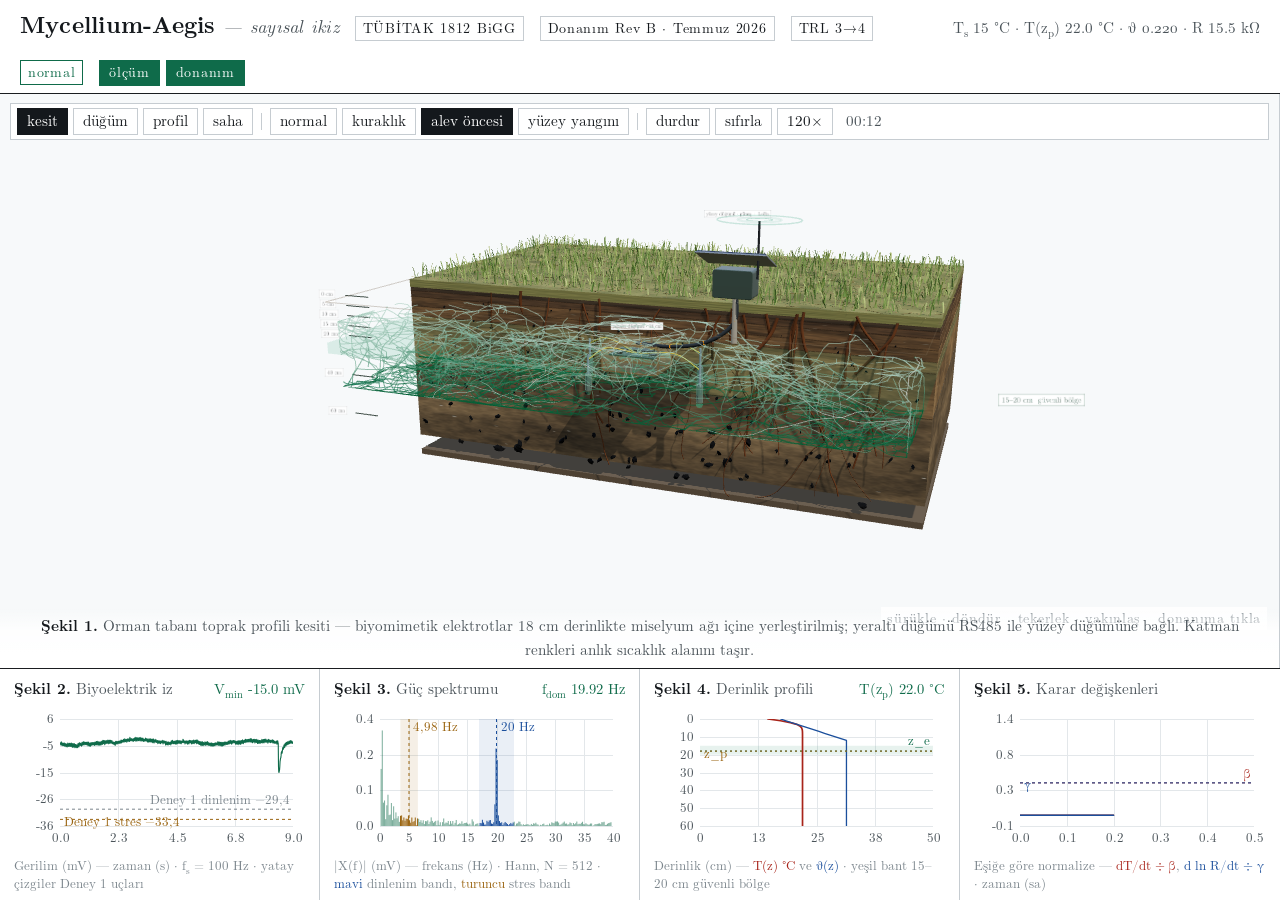
<file: docs/digital-twin/index.html>
<!DOCTYPE html>
<html lang="tr">
<head>
<meta charset="utf-8">
<meta name="viewport" content="width=device-width, initial-scale=1, viewport-fit=cover">
<title>Mycellium-Aegis — Sayısal İkiz</title>
<meta name="description" content="Mycellium-Aegis orman yangını erken uyarı sisteminin tek ekranlık sayısal ikizi: PBR üç boyutlu toprak kesiti, bağlı ısı–nem–biyoelektrik çözücüsü, füzyon kuralı, güç bütçesi ve maliyet modeli.">
<meta name="theme-color" content="#ffffff">
<link rel="icon" href="data:image/svg+xml,<svg xmlns='http://www.w3.org/2000/svg' viewBox='0 0 100 100'><text y='.9em' font-size='90'>🍄</text></svg>">
<link rel="stylesheet" href="vendor/katex/katex.min.css">
<link rel="stylesheet" href="css/twin.css">
</head>
<!-- Yan paneller varsayılan olarak kapalı: sunumda önce üç boyutlu sahne
     tam genişlikte görünsün. Başlıktaki düğmelerle açılıyor. -->
<body class="no-meas no-econ">

<div id="boot"><div class="b">
  <h1>Mycellium&#8209;Aegis</h1>
  <div class="s">Sayısal İkiz — bağlı ısı, nem ve biyoelektrik çözücüsü</div>
  <div class="bar"><i></i></div>
  <div class="st">başlatılıyor</div>
</div></div>

<div id="sheet">

  <!-- ===================================================== başlık ======= -->
  <header id="head">
    <h1>Mycellium&#8209;Aegis<span class="sub">— sayısal ikiz</span></h1>
    <span class="badge">TÜBİTAK 1812 BiGG</span>
    <span class="badge">Donanım Rev B · Temmuz 2026</span>
    <span class="badge">TRL 3→4</span>
    <span class="meta" id="env"></span>
    <span class="badge on" id="state">normal</span>
    <!-- Yan panelleri katlayıp üç boyutlu sahneyi büyütmek için -->
    <span id="panelToggles">
      <button id="tgMeas" type="button" title="Ölçüm ve eşik panelini gizle/göster">ölçüm</button>
      <button id="tgEcon" type="button" title="Donanım ve maliyet panelini gizle/göster">donanım</button>
    </span>
  </header>

  <!-- ================================================== 3B görünüm ====== -->
  <section id="view">
    <canvas id="gl"></canvas>
    <div id="bar">
      <button data-v="sub" class="on">kesit</button>
      <button data-v="node">düğüm</button>
      <button data-v="strata">profil</button>
      <button data-v="site">saha</button>
      <span class="sep"></span>
      <button data-sc="normal">normal</button>
      <button data-sc="drought">kuraklık</button>
      <button data-sc="preignition" class="on">alev öncesi</button>
      <button data-sc="surfaceFire">yüzey yangını</button>
      <span class="sep"></span>
      <button id="play">durdur</button>
      <button id="rst">sıfırla</button>
      <button id="spd">120×</button>
      <span class="clk" id="clk">00:00</span>
    </div>
    <div class="hint">sürükle · döndür &nbsp; tekerlek · yakınlaş &nbsp; donanıma tıkla</div>
    <div class="cap" id="viewcap"></div>
  </section>

  <!-- Bileşen bilgisi kip penceresi ve karartma zemini. position:fixed
       oldukları için yerleşim ızgarasının dışında duruyorlar. -->
  <div id="inspBack"></div>
  <div id="insp"></div>

  <!-- ================================================== ölçüm sütunu ==== -->
  <aside id="meas"></aside>

  <!-- =============================================== donanım / ekonomi == -->
  <aside id="econ"></aside>

  <!-- ==================================================== şekil şeridi == -->
  <section id="figs">
    <figure class="fig">
      <figcaption class="ft"><span><b>Şekil 2.</b> Biyoelektrik iz</span><span class="rd" id="rd-scope"></span></figcaption>
      <canvas id="scope"></canvas>
      <div class="fl" id="fl-scope"></div>
    </figure>
    <figure class="fig">
      <figcaption class="ft"><span><b>Şekil 3.</b> Güç spektrumu</span><span class="rd" id="rd-fft"></span></figcaption>
      <canvas id="fft"></canvas>
      <div class="fl" id="fl-fft"></div>
    </figure>
    <figure class="fig">
      <figcaption class="ft"><span><b>Şekil 4.</b> Derinlik profili</span><span class="rd" id="rd-prof"></span></figcaption>
      <canvas id="prof"></canvas>
      <div class="fl" id="fl-prof"></div>
    </figure>
    <figure class="fig">
      <figcaption class="ft"><span><b>Şekil 5.</b> Karar değişkenleri</span><span class="rd" id="rd-tline"></span></figcaption>
      <canvas id="tline"></canvas>
      <div class="fl" id="fl-tline"></div>
    </figure>
  </section>

</div>

<noscript><p style="padding:40px">Bu sayfa WebGL ve JavaScript gerektirir.
Statik özet için <a href="../hardware/MycelliumAegis_Donanim_Raporu.pdf">donanım raporuna</a> bakınız.</p></noscript>

<script src="vendor/three.min.js"></script>
<script src="vendor/katex/katex.min.js"></script>
<script src="js/data.js"></script>
<script src="js/textures.js"></script>
<script src="js/charts.js"></script>
<script src="js/sim.js"></script>
<script src="js/scene.js"></script>
<script src="js/app.js"></script>
</body>
</html>
</file>
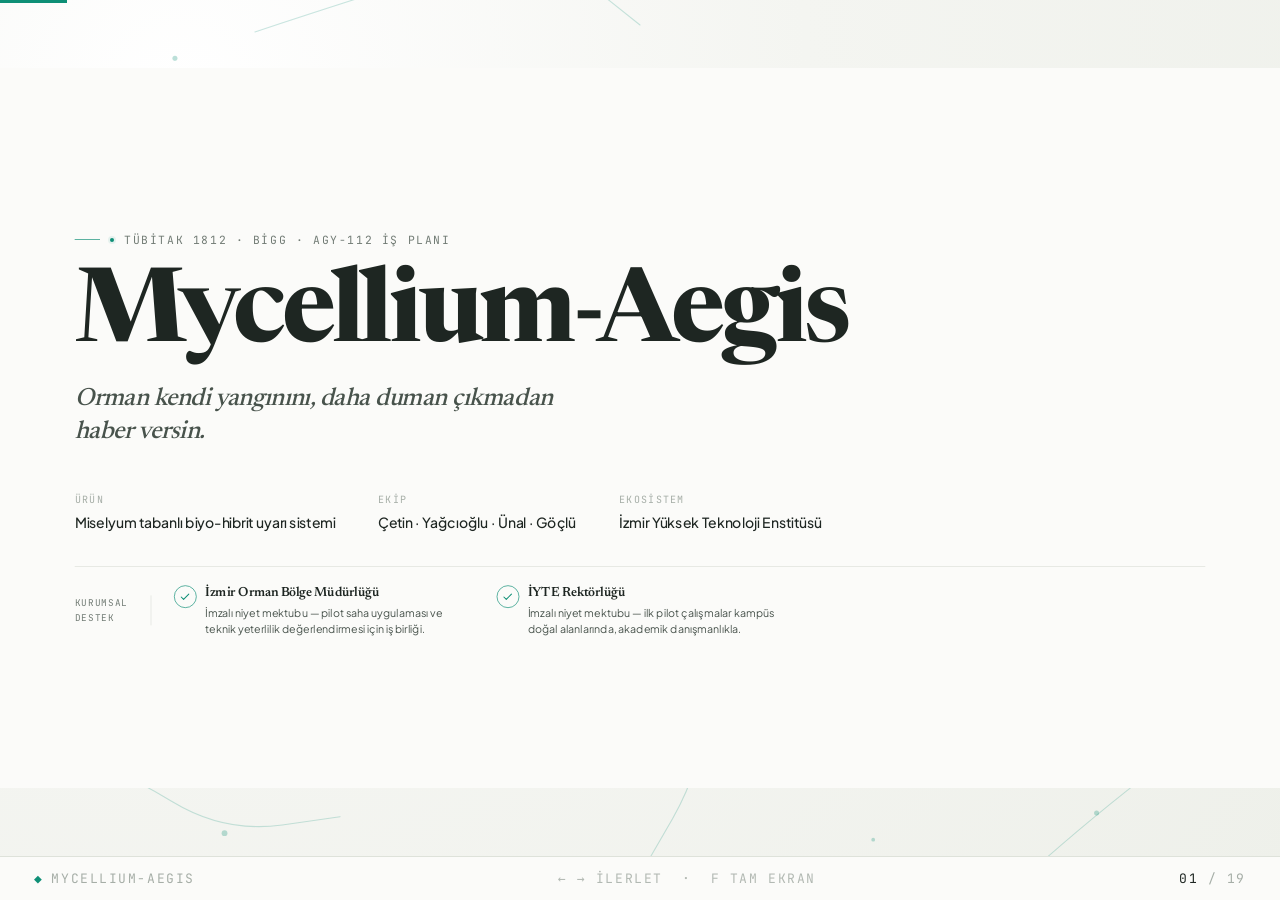
<file: docs/pitch-decks/Mycellium-Aegis_Sunum.html>
<!DOCTYPE html>
<html lang="tr">
<head>
<meta charset="utf-8">
<meta name="viewport" content="width=device-width, initial-scale=1">
<title>Mycellium-Aegis — TÜBİTAK 1812 BİGG Sunumu</title>
<style>
/* ------------------------------------------------------------------
   Yazi tipleri - hepsi yerel, sunum internetsiz salonda da ayni gorunur.

   Basliklar  Newsreader        - yuksek kontrastli editoryal serif;
                                  projeksiyonda mansaet gibi durur
   Govde      Plus Jakarta Sans - yumusak geometrik, sicak ama kurumsal
   Teknik     JetBrains Mono    - ust basliklar, altyazilar, veri
   Matematik  CMU Serif         - LaTeX sekilleriyle birebir ayni aile

   Turkce glifler iki altkumeye dagilmis: c/o/u 'latin', g/s/i 'latin-ext'
   icinde. Bu yuzden her agirlik iki dosya + unicode-range ile tanimli.
   ------------------------------------------------------------------ */
@font-face{font-family:'Newsreader';font-weight:500;font-display:swap;src:url('fonts/Newsreader-500-latin.woff2') format('woff2');unicode-range:U+0000-00FF,U+0131,U+0152-0153,U+02BB-02BC,U+02C6,U+02DA,U+02DC,U+0304,U+0308,U+0329,U+2000-206F,U+20AC,U+2122,U+2191,U+2193,U+2212,U+2215,U+FEFF,U+FFFD}
@font-face{font-family:'Newsreader';font-weight:500;font-display:swap;src:url('fonts/Newsreader-500-latinext.woff2') format('woff2');unicode-range:U+0100-02BA,U+02BD-02C5,U+02C7-02CC,U+02CE-02D7,U+02DD-02FF,U+0304,U+0308,U+0329,U+1D00-1DBF,U+1E00-1E9F,U+1EF2-1EFF,U+2020,U+20A0-20AB,U+20AD-20C0,U+2113,U+2C60-2C7F,U+A720-A7FF}
@font-face{font-family:'Newsreader';font-weight:600;font-display:swap;src:url('fonts/Newsreader-600-latin.woff2') format('woff2');unicode-range:U+0000-00FF,U+0131,U+0152-0153,U+02BB-02BC,U+02C6,U+02DA,U+02DC,U+0304,U+0308,U+0329,U+2000-206F,U+20AC,U+2122,U+2191,U+2193,U+2212,U+2215,U+FEFF,U+FFFD}
@font-face{font-family:'Newsreader';font-weight:600;font-display:swap;src:url('fonts/Newsreader-600-latinext.woff2') format('woff2');unicode-range:U+0100-02BA,U+02BD-02C5,U+02C7-02CC,U+02CE-02D7,U+02DD-02FF,U+0304,U+0308,U+0329,U+1D00-1DBF,U+1E00-1E9F,U+1EF2-1EFF,U+2020,U+20A0-20AB,U+20AD-20C0,U+2113,U+2C60-2C7F,U+A720-A7FF}
@font-face{font-family:'Newsreader';font-weight:700;font-display:swap;src:url('fonts/Newsreader-700-latin.woff2') format('woff2');unicode-range:U+0000-00FF,U+0131,U+0152-0153,U+02BB-02BC,U+02C6,U+02DA,U+02DC,U+0304,U+0308,U+0329,U+2000-206F,U+20AC,U+2122,U+2191,U+2193,U+2212,U+2215,U+FEFF,U+FFFD}
@font-face{font-family:'Newsreader';font-weight:700;font-display:swap;src:url('fonts/Newsreader-700-latinext.woff2') format('woff2');unicode-range:U+0100-02BA,U+02BD-02C5,U+02C7-02CC,U+02CE-02D7,U+02DD-02FF,U+0304,U+0308,U+0329,U+1D00-1DBF,U+1E00-1E9F,U+1EF2-1EFF,U+2020,U+20A0-20AB,U+20AD-20C0,U+2113,U+2C60-2C7F,U+A720-A7FF}
@font-face{font-family:'Plus Jakarta Sans';font-weight:400;font-display:swap;src:url('fonts/PlusJakartaSans-400-latin.woff2') format('woff2');unicode-range:U+0000-00FF,U+0131,U+0152-0153,U+02BB-02BC,U+02C6,U+02DA,U+02DC,U+0304,U+0308,U+0329,U+2000-206F,U+20AC,U+2122,U+2191,U+2193,U+2212,U+2215,U+FEFF,U+FFFD}
@font-face{font-family:'Plus Jakarta Sans';font-weight:400;font-display:swap;src:url('fonts/PlusJakartaSans-400-latinext.woff2') format('woff2');unicode-range:U+0100-02BA,U+02BD-02C5,U+02C7-02CC,U+02CE-02D7,U+02DD-02FF,U+0304,U+0308,U+0329,U+1D00-1DBF,U+1E00-1E9F,U+1EF2-1EFF,U+2020,U+20A0-20AB,U+20AD-20C0,U+2113,U+2C60-2C7F,U+A720-A7FF}
@font-face{font-family:'Plus Jakarta Sans';font-weight:500;font-display:swap;src:url('fonts/PlusJakartaSans-500-latin.woff2') format('woff2');unicode-range:U+0000-00FF,U+0131,U+0152-0153,U+02BB-02BC,U+02C6,U+02DA,U+02DC,U+0304,U+0308,U+0329,U+2000-206F,U+20AC,U+2122,U+2191,U+2193,U+2212,U+2215,U+FEFF,U+FFFD}
@font-face{font-family:'Plus Jakarta Sans';font-weight:500;font-display:swap;src:url('fonts/PlusJakartaSans-500-latinext.woff2') format('woff2');unicode-range:U+0100-02BA,U+02BD-02C5,U+02C7-02CC,U+02CE-02D7,U+02DD-02FF,U+0304,U+0308,U+0329,U+1D00-1DBF,U+1E00-1E9F,U+1EF2-1EFF,U+2020,U+20A0-20AB,U+20AD-20C0,U+2113,U+2C60-2C7F,U+A720-A7FF}
@font-face{font-family:'Plus Jakarta Sans';font-weight:600;font-display:swap;src:url('fonts/PlusJakartaSans-600-latin.woff2') format('woff2');unicode-range:U+0000-00FF,U+0131,U+0152-0153,U+02BB-02BC,U+02C6,U+02DA,U+02DC,U+0304,U+0308,U+0329,U+2000-206F,U+20AC,U+2122,U+2191,U+2193,U+2212,U+2215,U+FEFF,U+FFFD}
@font-face{font-family:'Plus Jakarta Sans';font-weight:600;font-display:swap;src:url('fonts/PlusJakartaSans-600-latinext.woff2') format('woff2');unicode-range:U+0100-02BA,U+02BD-02C5,U+02C7-02CC,U+02CE-02D7,U+02DD-02FF,U+0304,U+0308,U+0329,U+1D00-1DBF,U+1E00-1E9F,U+1EF2-1EFF,U+2020,U+20A0-20AB,U+20AD-20C0,U+2113,U+2C60-2C7F,U+A720-A7FF}
@font-face{font-family:'Plus Jakarta Sans';font-weight:700;font-display:swap;src:url('fonts/PlusJakartaSans-700-latin.woff2') format('woff2');unicode-range:U+0000-00FF,U+0131,U+0152-0153,U+02BB-02BC,U+02C6,U+02DA,U+02DC,U+0304,U+0308,U+0329,U+2000-206F,U+20AC,U+2122,U+2191,U+2193,U+2212,U+2215,U+FEFF,U+FFFD}
@font-face{font-family:'Plus Jakarta Sans';font-weight:700;font-display:swap;src:url('fonts/PlusJakartaSans-700-latinext.woff2') format('woff2');unicode-range:U+0100-02BA,U+02BD-02C5,U+02C7-02CC,U+02CE-02D7,U+02DD-02FF,U+0304,U+0308,U+0329,U+1D00-1DBF,U+1E00-1E9F,U+1EF2-1EFF,U+2020,U+20A0-20AB,U+20AD-20C0,U+2113,U+2C60-2C7F,U+A720-A7FF}
@font-face{font-family:'JetBrains Mono';font-weight:400;font-display:swap;src:url('fonts/JetBrainsMono-400-latin.woff2') format('woff2');unicode-range:U+0000-00FF,U+0131,U+0152-0153,U+02BB-02BC,U+02C6,U+02DA,U+02DC,U+0304,U+0308,U+0329,U+2000-206F,U+20AC,U+2122,U+2191,U+2193,U+2212,U+2215,U+FEFF,U+FFFD}
@font-face{font-family:'JetBrains Mono';font-weight:400;font-display:swap;src:url('fonts/JetBrainsMono-400-latinext.woff2') format('woff2');unicode-range:U+0100-02BA,U+02BD-02C5,U+02C7-02CC,U+02CE-02D7,U+02DD-02FF,U+0304,U+0308,U+0329,U+1D00-1DBF,U+1E00-1E9F,U+1EF2-1EFF,U+2020,U+20A0-20AB,U+20AD-20C0,U+2113,U+2C60-2C7F,U+A720-A7FF}
@font-face{font-family:'JetBrains Mono';font-weight:500;font-display:swap;src:url('fonts/JetBrainsMono-500-latin.woff2') format('woff2');unicode-range:U+0000-00FF,U+0131,U+0152-0153,U+02BB-02BC,U+02C6,U+02DA,U+02DC,U+0304,U+0308,U+0329,U+2000-206F,U+20AC,U+2122,U+2191,U+2193,U+2212,U+2215,U+FEFF,U+FFFD}
@font-face{font-family:'JetBrains Mono';font-weight:500;font-display:swap;src:url('fonts/JetBrainsMono-500-latinext.woff2') format('woff2');unicode-range:U+0100-02BA,U+02BD-02C5,U+02C7-02CC,U+02CE-02D7,U+02DD-02FF,U+0304,U+0308,U+0329,U+1D00-1DBF,U+1E00-1E9F,U+1EF2-1EFF,U+2020,U+20A0-20AB,U+20AD-20C0,U+2113,U+2C60-2C7F,U+A720-A7FF}
@font-face{font-family:'JetBrains Mono';font-weight:700;font-display:swap;src:url('fonts/JetBrainsMono-700-latin.woff2') format('woff2');unicode-range:U+0000-00FF,U+0131,U+0152-0153,U+02BB-02BC,U+02C6,U+02DA,U+02DC,U+0304,U+0308,U+0329,U+2000-206F,U+20AC,U+2122,U+2191,U+2193,U+2212,U+2215,U+FEFF,U+FFFD}
@font-face{font-family:'JetBrains Mono';font-weight:700;font-display:swap;src:url('fonts/JetBrainsMono-700-latinext.woff2') format('woff2');unicode-range:U+0100-02BA,U+02BD-02C5,U+02C7-02CC,U+02CE-02D7,U+02DD-02FF,U+0304,U+0308,U+0329,U+1D00-1DBF,U+1E00-1E9F,U+1EF2-1EFF,U+2020,U+20A0-20AB,U+20AD-20C0,U+2113,U+2C60-2C7F,U+A720-A7FF}
@font-face{font-family:'CMU Serif';font-weight:400;font-display:swap;src:url('fonts/CMUSerif-Roman.otf') format('opentype')}
@font-face{font-family:'CMU Serif';font-weight:400;font-style:italic;font-display:swap;src:url('fonts/CMUSerif-Italic.otf') format('opentype')}
@font-face{font-family:'CMU Serif';font-weight:700;font-display:swap;src:url('fonts/CMUSerif-Bold.otf') format('opentype')}
/* ============================================================
   MYCELLIUM-AEGIS · Pitch Deck v2
   Sabit 1920x1080 tasarım tuvali + otomatik ekrana ölçekleme.
   Aynı kimlik (teal/antrasit, IBM Plex, booktabs tablo), daha
   büyük görseller, canlı miselyum-ağı arkaplan animasyonu.
   ============================================================ */

:root{
  --bg:#FBFBF9;
  --bg-subtle:#F1F3EF;
  --bg-card:#FFFFFF;

  --ink:#1E2622;
  --ink-soft:#48534C;
  --muted:#727C75;
  --faint:#A6AEA7;
  --line:#DEE2DA;
  --line-strong:#1E2622;

  --accent:#0E8F76;
  --accent-deep:#0A6C59;
  --accent-soft:rgba(14,143,118,.09);
  --ember:#C1670E;
  --ember-soft:rgba(193,103,14,.09);

  --f-display:'Newsreader','Georgia',serif;
  --f-body:'Plus Jakarta Sans',system-ui,sans-serif;
  --f-mono:'JetBrains Mono',ui-monospace,monospace;
  --f-serif:'CMU Serif','Georgia',serif;
  --ease:cubic-bezier(0.22,1,0.36,1);
  --ease-soft:cubic-bezier(0.16,1,0.3,1);
  /* yay benzeri, hafif geri tepmeli — geçişlerde kullanılıyor */
  --ease-out:cubic-bezier(0.16,0.84,0.28,1);

  --W:1920px;
  --H:1080px;
}
*{box-sizing:border-box;margin:0;padding:0}
html,body{height:100%}
body{
  font-family:var(--f-body);font-weight:400;background:var(--ink);color:var(--ink);
  overflow:hidden;-webkit-font-smoothing:antialiased;text-rendering:optimizeLegibility;
  font-feature-settings:"kern" 1,"liga" 1,"calt" 1;
}
::selection{background:var(--accent);color:#fff}

/* ---------------- ambient background ---------------- */
.bg-layer{position:fixed;inset:0;z-index:0;pointer-events:none;
  background:radial-gradient(circle at 14% 10%,#FFFFFF 0%,#F4F5F1 46%,#EEF0EA 100%);
}
.bg-layer svg{position:absolute;inset:0;width:100%;height:100%}
.hypha{fill:none;stroke:var(--accent);stroke-linecap:round;stroke-width:1.3;opacity:.22}
.hypha.alt{stroke:var(--ink-soft);opacity:.10}
.myco-node{fill:var(--accent);opacity:.28}
.myco-pulse{fill:var(--accent);opacity:0}

@keyframes pulseFade{
  0%{opacity:0;r:2.2}
  12%{opacity:.9;r:4.4}
  100%{opacity:0;r:5.5}
}
.myco-pulse{animation:pulseFade 5.4s ease-in-out infinite}

/* ---------------- deck scaffold ---------------- */
.deck{position:fixed;left:0;right:0;top:0;bottom:44px;z-index:1;
  display:flex;align-items:center;justify-content:center;overflow:hidden;}
.stage{position:relative;width:var(--W);height:var(--H);flex-shrink:0;
  transform:scale(var(--scale,1));transform-origin:center center;}

/* Yön duyarlı geçiş: ileri giderken yeni slayt sağdan gelir, eski sola
   çıkar; geri giderken tersi. Yön JS'ten --enter-x / --exit-x ile verilir. */
.slide{
  position:absolute;inset:0;width:var(--W);height:var(--H);
  display:flex;flex-direction:column;background:var(--bg);
  padding:78px 112px 58px;overflow:hidden;
  opacity:0;visibility:hidden;
  transform:translate3d(var(--enter-x,0px),0,0) scale(.975);
  transition:opacity .5s var(--ease),transform .5s var(--ease),
             visibility 0s linear .5s;
}
.slide.active{
  opacity:1;visibility:visible;transform:none;z-index:2;
  transition:opacity .62s var(--ease-out) .05s,transform .8s var(--ease-out);
}
.slide.exiting{
  visibility:visible;z-index:1;opacity:0;
  transform:translate3d(var(--exit-x,0px),0,0) scale(.975);
  transition:opacity .42s var(--ease),transform .62s var(--ease);
}
.inner{width:100%;max-width:1750px;margin:0 auto;flex-grow:1;display:flex;flex-direction:column;min-height:0}

/* Kademeli içerik girişi. Başlıklar biraz daha yukarıdan ve yavaş,
   şekiller hafif ölçeklenerek gelir — sıralı bir okuma ritmi kurar. */
.reveal{opacity:0;transform:translate3d(0,22px,0);
  transition:opacity .55s var(--ease-out),transform .68s var(--ease-out)}
.slide.active .reveal{opacity:1;transform:none}
.slide.active .reveal:nth-child(1){transition-delay:.10s}
.slide.active .reveal:nth-child(2){transition-delay:.19s}
.slide.active .reveal:nth-child(3){transition-delay:.28s}
.slide.active .reveal:nth-child(4){transition-delay:.37s}
.slide.active .reveal:nth-child(5){transition-delay:.46s}
.slide.active .reveal:nth-child(6){transition-delay:.55s}
.slide.active .reveal:nth-child(7){transition-delay:.64s}
.slide.active .reveal:nth-child(8){transition-delay:.73s}

/* Şekiller: kayarken hafifçe büyüsün, "yerine oturma" hissi versin. */
.slide .fig-wrap,.slide .photo-wrap{
  transition:opacity .6s var(--ease-out),transform .85s var(--ease-out)}
.slide:not(.active) .fig-wrap,.slide:not(.active) .photo-wrap{
  opacity:0;transform:scale(.965)}
.slide.active .fig-wrap,.slide.active .photo-wrap{
  opacity:1;transform:none;transition-delay:.24s}

/* Üst başlığın önündeki çizgi soldan açılır. */
.slide.active .eyebrow::before{animation:ruleIn .7s var(--ease-out) .12s both}
@keyframes ruleIn{from{width:0;opacity:0}to{width:38px;opacity:1}}

@media (prefers-reduced-motion: reduce){
  .slide,.slide.active,.slide.exiting,.reveal,
  .slide .fig-wrap,.slide .photo-wrap{transition-duration:.01ms !important}
  .slide.active .eyebrow::before{animation:none}
  .myco-pulse{animation:none}
}

/* ---------------- typography & chrome ----------------
   Ölçek 1920x1080 tuvale göre. Salonun arkasından okunabilmesi için
   gövde 21 px'in, altyazılar 16 px'in altına inmiyor. */
.eyebrow{
  font-family:var(--f-mono);font-size:17px;letter-spacing:.17em;
  text-transform:uppercase;color:var(--muted);display:flex;align-items:center;
  gap:15px;margin-bottom:32px;font-weight:400;
}
.eyebrow::before{content:"";width:38px;height:1px;background:var(--accent);flex-shrink:0}
.eyebrow .dot{width:6px;height:6px;border-radius:50%;background:var(--accent);
  box-shadow:0 0 0 3px var(--accent-soft);flex-shrink:0}

h1.title{
  font-family:var(--f-display);font-weight:600;line-height:1.06;
  letter-spacing:-.021em;font-size:66px;margin-bottom:26px;color:var(--ink);
}
.lead{
  font-size:26px;line-height:1.62;color:var(--ink-soft);max-width:76ch;
  font-weight:400;margin-bottom:20px;letter-spacing:-.008em;
}
.accent{color:var(--accent)}
.warn{color:var(--ember)}
.data{font-family:var(--f-mono);color:var(--ink);font-weight:400;font-size:1.05em}
.serif{font-family:var(--f-serif)}
.math{font-family:var(--f-serif);font-style:italic;color:var(--ink)}

/* ---------------- layout grids ---------------- */
.grid{display:grid;gap:56px;width:100%;min-height:0}
.g3{grid-template-columns:repeat(3,1fr)}
.g2{grid-template-columns:1fr 1fr}
.g-problem{grid-template-columns:1.55fr 1fr}
.g-wide{grid-template-columns:1fr 1.25fr}

.block{position:relative;padding-left:28px;border-left:1px solid var(--line)}
.block.hi{border-left-color:var(--accent);border-left-width:2px;padding-left:27px}
.block h3{font-family:var(--f-display);font-weight:600;font-size:31px;
  line-height:1.2;margin-bottom:14px;color:var(--ink);letter-spacing:-.016em}
.block p{font-size:21px;line-height:1.6;color:var(--ink-soft);font-weight:400}

.num-ix{font-family:var(--f-display);font-size:56px;color:var(--line);line-height:1;
  margin-bottom:10px;display:block;font-weight:700;font-variant-numeric:tabular-nums;
  transition:color .3s var(--ease)}
.block:hover .num-ix{color:var(--accent)}

.chip{display:inline-flex;align-items:center;gap:8px;font-family:var(--f-mono);
  font-size:17px;background:#fff;border:1px solid var(--line);color:var(--ink-soft);
  padding:10px 17px;border-radius:5px;font-weight:400;transition:border-color .25s var(--ease),transform .25s var(--ease);}
.chip:hover{transform:translateY(-2px)}
.chip.hi{color:var(--accent-deep);border-color:var(--accent)}
.chip.amb{color:var(--ember);border-color:var(--ember)}
.chips{display:flex;flex-wrap:wrap;gap:12px;margin-top:22px}

.stat{font-family:var(--f-display);font-weight:700;letter-spacing:-.03em;line-height:1;
  font-size:78px;color:var(--ink);font-variant-numeric:tabular-nums}
.stat .u{font-size:.36em;color:var(--faint);font-weight:600;margin-left:.22em;letter-spacing:-.01em}
.tile-lbl{font-family:var(--f-mono);font-size:16px;letter-spacing:.09em;text-transform:uppercase;
  color:var(--muted);margin-top:13px;font-weight:400}

ul.clean{list-style:none;display:flex;flex-direction:column;gap:19px}
ul.clean li{position:relative;padding-left:28px;font-size:21px;line-height:1.55;color:var(--ink-soft);font-weight:400}
ul.clean li::before{content:"—";position:absolute;left:0;color:var(--accent);font-weight:400}
ul.clean li b{color:var(--ink);font-weight:600}
/* Yatay dizilen liste: mutlak konumlu tire metnin üstüne binip üstünü çizik
   gösteriyordu — satır içine alıp payı sıfırlıyoruz. */
ul.clean.inline{flex-direction:row;justify-content:center;flex-wrap:wrap}
ul.clean.inline li{padding-left:0}
ul.clean.inline li::before{position:static;margin-right:9px}

.ref{font-family:var(--f-mono);font-size:.66em;vertical-align:super;color:var(--accent)}
.footnotes{position:absolute;bottom:22px;left:112px;font-family:var(--f-mono);font-size:15px;
  color:var(--faint);font-weight:400;display:flex;gap:34px}

/* booktabs-style comparison table */
.cmp{width:100%;border-collapse:collapse;font-size:21px;margin-top:14px;position:relative;
  border-top:2px solid var(--ink);border-bottom:2px solid var(--ink)}
.cmp th,.cmp td{text-align:left;padding:25px 20px;vertical-align:middle}
.cmp thead th{font-family:var(--f-display);font-size:24px;color:var(--ink);font-weight:600;
  border-bottom:1px solid var(--ink);letter-spacing:-.014em;line-height:1.2}
.cmp thead th .hd-sub{display:block;font-family:var(--f-mono);font-size:14px;font-weight:400;
  color:var(--muted);letter-spacing:.05em;margin-top:6px;text-transform:lowercase}
.cmp thead th .hd-tag{display:block;font-family:var(--f-mono);font-size:13px;font-weight:400;
  color:var(--accent);letter-spacing:.13em;margin-bottom:7px;text-transform:uppercase}
.cmp thead th.hd-us{color:var(--accent-deep)}
/* Kendi sütunumuz zeminle ayrışsın; göz doğrudan oraya gitsin. */
.cmp col.col-us{background:var(--accent-soft)}
.cmp tbody tr:not(:last-child) td,.cmp tbody tr:not(:last-child) th{border-bottom:1px solid var(--line)}
.cmp tbody th{font-weight:600;color:var(--ink);font-family:var(--f-body);font-size:20px}
.cmp td.us{color:var(--accent-deep);font-weight:600}
.cmp td.no{color:var(--muted)}
/* İşaretler: metnin içindeki ✓/✗ karakterleri yerine hizalı simgeler */
.cmp .mk{display:inline-block;width:19px;height:19px;border-radius:50%;
  margin-right:12px;vertical-align:-3px;position:relative;flex-shrink:0}
.cmp .mk.ok{background:var(--accent)}
.cmp .mk.x{background:#D8DCD6}
.cmp .mk::after{content:"";position:absolute;left:50%;top:50%}
.cmp .mk.ok::after{width:4px;height:8px;border:solid #fff;border-width:0 2px 2px 0;
  transform:translate(-50%,-62%) rotate(45deg)}
.cmp .mk.x::after{width:8px;height:2px;background:#fff;transform:translate(-50%,-50%)}

/* Satırlar sırayla girsin — tablo "kuruluyor" hissi verir. */
.cmp tbody tr{opacity:0;transform:translateY(14px);
  transition:opacity .5s var(--ease-out),transform .55s var(--ease-out)}
.slide.active .cmp tbody tr{opacity:1;transform:none}
.slide.active .cmp tbody tr:nth-child(1){transition-delay:.30s}
.slide.active .cmp tbody tr:nth-child(2){transition-delay:.40s}
.slide.active .cmp tbody tr:nth-child(3){transition-delay:.50s}
.slide.active .cmp tbody tr:nth-child(4){transition-delay:.60s}
.slide.active .cmp tbody tr:nth-child(5){transition-delay:.70s}
/* Vurgulu sütunun zemini yukarıdan aşağı açılsın */
.cmp col.col-us{opacity:0;transition:opacity .7s var(--ease) .18s}
.slide.active .cmp col.col-us{opacity:1}
.cmp tbody tr:hover td,.cmp tbody tr:hover th{background:rgba(30,38,34,.028)}

/* Vurgu kutusu — tablonun altındaki "neden biz" notu */
.callout{padding:26px 30px;background:var(--bg-card);border-radius:8px;
  border-left:3px solid var(--accent);
  box-shadow:0 16px 44px -26px rgba(20,30,25,.42)}
.callout h4{font-family:var(--f-display);font-size:25px;font-weight:600;
  color:var(--ink);margin-bottom:10px;letter-spacing:-.014em}
.callout p{font-size:19px;color:var(--ink-soft);line-height:1.58}

/* cover */
.cover{justify-content:center}
.cover .inner{max-width:100%;flex-grow:0}
.cover-title{font-family:var(--f-display);font-weight:700;letter-spacing:-.038em;line-height:.94;
  font-size:154px;color:var(--ink)}
.cover-sub{font-family:var(--f-display);font-weight:500;font-size:37px;color:var(--ink-soft);
  margin-top:26px;letter-spacing:-.016em;max-width:34ch;line-height:1.36;font-style:italic}
.cover-meta{display:flex;flex-wrap:wrap;gap:64px;margin-top:66px;font-family:var(--f-mono);
  font-size:15px;color:var(--faint)}
.cover-meta span.title{display:block;margin-bottom:10px;text-transform:uppercase;letter-spacing:.13em}
.cover-meta span.val{color:var(--ink);font-family:var(--f-body);font-size:21px;font-weight:500;
  letter-spacing:-.008em}

/* Kapaktaki kurumsal destek şeridi. İki imzalı niyet mektubu var; bunlar
   satın alma taahhüdü değil, o yüzden metinde de "niyet mektubu" deniyor. */
.endorse{display:flex;align-items:stretch;gap:0;margin-top:52px;
  border-top:1px solid var(--line);padding-top:26px}
.endorse .lbl{font-family:var(--f-mono);font-size:14px;letter-spacing:.14em;
  text-transform:uppercase;color:var(--muted);align-self:center;
  padding-right:34px;margin-right:34px;border-right:1px solid var(--line);
  max-width:15ch;line-height:1.6}
.endorse .items{display:flex;gap:52px;flex-wrap:wrap}
.endorse .item{display:flex;align-items:flex-start;gap:13px;max-width:36ch}
.endorse .seal{width:34px;height:34px;flex-shrink:0;margin-top:2px;
  border-radius:50%;border:1.5px solid var(--accent);
  display:flex;align-items:center;justify-content:center}
.endorse .seal svg{width:17px;height:17px;fill:none;stroke:var(--accent);
  stroke-width:2.2;stroke-linecap:round;stroke-linejoin:round}
.endorse .who{font-family:var(--f-display);font-size:20px;font-weight:600;
  color:var(--ink);letter-spacing:-.012em;line-height:1.3}
.endorse .what{font-size:16px;color:var(--ink-soft);margin-top:5px;line-height:1.5}

/* figures & imagery */
.fig-wrap{display:flex;flex-direction:column;align-items:flex-start;width:100%}
.fig-wrap img{width:100%;object-fit:contain;display:block;border-radius:3px}
.figcap{font-family:var(--f-mono);font-size:16px;color:var(--ink-soft);margin-top:17px;
  letter-spacing:.01em;font-weight:400;line-height:1.5}
.caption-lbl{font-weight:700;color:var(--ink)}

.photo-wrap{overflow:hidden;width:100%;border-radius:6px;box-shadow:0 18px 50px -22px rgba(20,30,25,.35)}
.photo-wrap img{width:100%;object-fit:cover;display:block}
/* photo-wrap içine altyazı konduğunda beyaz zeminde dursun */
.photo-wrap .figcap{padding:0 2px 2px;margin-top:12px}

/* Yan yana iki şekil. Izgara satırının kesin bir yüksekliği var
   (grid flex:1 + align-items:stretch), o yüzden görsele flex:1 verip
   kalan alanı doldurtabiliyoruz; object-fit:contain en-boy oranını
   koruyor. Sabit bir yükseklik tavanı yerine bu yol seçildi çünkü tavan
   ya görseli küçük bırakıyor ya da altyazıyı aşağıdaki sayı şeridine
   taşırıyordu. */
.figpair .fig-wrap{height:100%;min-height:0;justify-content:flex-start;margin:0}
.figpair .fig-wrap img{flex:1 1 auto;min-height:0;width:100%;height:auto;
  object-fit:contain;object-position:left center}
.figpair .fig-wrap .figcap{flex:none;margin-top:16px;padding-top:0}

/* Slaytın altına oturan sayı şeridi — boş alanı doldurur ve konuşmacıya
   dört kilit rakamı tek bakışta verir. */
.statline{display:grid;grid-template-columns:repeat(4,1fr);gap:44px;
  padding-top:26px;border-top:1px solid var(--line)}
.statline .stat{font-size:60px}
.statline .stat .u{font-size:.32em}

/* ---------------- sayısal ikiz ----------------
   İkiz de 1920x1080 için tasarlandı; tasarım tuvaliyle birebir aynı. Bu
   yüzden slaytta hiç ölçeklenmeden, kenardan kenara yerleşiyor: slaydın
   kendi dolgusu iptal, iframe tam 1920x1080. Sahnenin ölçeği zaten tüm
   sunumu ekrana oturtuyor, ikiz de onunla birlikte ölçekleniyor. */
.slide.twin-slide{padding:0}
.twin-slide .inner{max-width:none;margin:0}
.twin-frame{position:relative;width:var(--W);height:var(--H);overflow:hidden;
  background:#fff}
.twin-frame iframe{width:100%;height:100%;border:0;display:block}

.twin-idle{position:absolute;inset:0;display:flex;flex-direction:column;gap:16px;
  align-items:center;justify-content:center;background:var(--bg);
  font-family:var(--f-mono);font-size:17px;color:var(--muted);
  transition:opacity .55s var(--ease);z-index:3}
.twin-frame.loaded .twin-idle{opacity:0;pointer-events:none}
.twin-idle .spin{width:28px;height:28px;border:2px solid var(--line);
  border-top-color:var(--accent);border-radius:50%;animation:twinspin 1s linear infinite}
@keyframes twinspin{to{transform:rotate(360deg)}}

/* Tam ekran düğmesi. İkizin kendi başlık satırı zaten dolu, o yüzden
   üstüne şerit koymuyoruz: sağ alt köşede küçük, yarı saydam bir düğme
   duruyor, fare yaklaşınca belirginleşiyor.

   Başka dosyaya gitmiyor — aynı canlı iframe Fullscreen API ile ekranı
   kaplıyor, ESC ile yerine geri oturuyor. */
/* Yalnızca simge kadar yer kaplar; üstüne gelince etiket açılır. Böylece
   ikizin en alttaki mini grafiğini neredeyse hiç kapatmıyor. */
.twin-fs{position:absolute;right:16px;bottom:16px;z-index:5;
  display:inline-flex;align-items:center;cursor:pointer;
  font-family:var(--f-mono);font-size:14px;letter-spacing:.07em;
  color:var(--accent-deep);background:rgba(255,255,255,.88);
  border:1px solid var(--accent);padding:9px 10px;border-radius:7px;
  font-weight:400;opacity:.38;backdrop-filter:blur(3px);
  box-shadow:0 4px 16px -8px rgba(20,30,25,.5);
  transition:opacity .3s var(--ease),background .28s var(--ease),
             color .28s var(--ease),transform .3s var(--ease-out),
             box-shadow .3s var(--ease)}
.twin-frame:hover .twin-fs{opacity:.8}
.twin-fs:hover{opacity:1;background:var(--accent);color:#fff;
  transform:translateY(-2px);box-shadow:0 12px 28px -10px rgba(14,143,118,.7)}
.twin-fs svg{width:16px;height:16px;fill:none;stroke:currentColor;stroke-width:1.9;
  stroke-linecap:round;stroke-linejoin:round;flex-shrink:0}
.twin-fs span{max-width:0;opacity:0;overflow:hidden;white-space:nowrap;
  transition:max-width .34s var(--ease-out),opacity .24s var(--ease),
             margin-left .34s var(--ease-out)}
.twin-fs:hover span,.twin-fs:focus-visible span{max-width:180px;opacity:1;margin-left:9px}

/* Tam ekran hâli: iframe gerçek ekran çözünürlüğünü alır, ölçekleme yok. */
.twin-frame:fullscreen{width:100vw;height:100vh;background:#fff}
.twin-frame:fullscreen iframe{width:100vw;height:100vh;
  animation:fsIn .55s var(--ease-out) both}
@keyframes fsIn{from{opacity:0;transform:scale(1.03)}to{opacity:1;transform:none}}

/* ---------------- yol haritası: iki satırlı yol ----------------
   Beş durak tek sıraya dizilince kartlar dar kalıyor ve slaydın altı boş
   duruyordu. Artık iki satır: üstte 3, altta 2 durak; aralarını sağ
   kenardan inip sola dönen bir bağlantı birleştiriyor. Yol çizgileri ve
   bağlantı SVG olarak JS ile çiziliyor (kart konumlarından ölçülüyor),
   böylece punto veya metin değişince kendiliğinden uyum sağlıyor. */
.road{position:relative;margin:auto 0;display:flex;flex-direction:column;gap:56px}
.road-line{position:absolute;inset:0;width:100%;height:100%;pointer-events:none;
  overflow:visible;z-index:0}
/* İki katmanlı yol: altta soluk bir kılavuz (nereye gideceğini gösterir),
   üstte çizilen asıl hat. Tek ince çizgi noktaların yanında kayboluyordu. */
.road-line .rail{fill:none;stroke:var(--line);stroke-width:3;
  stroke-linecap:round;stroke-linejoin:round}
.road-line .path{fill:none;stroke:var(--accent);stroke-width:3;
  stroke-linecap:round;stroke-linejoin:round;
  stroke-dasharray:var(--len);stroke-dashoffset:var(--len);
  transition:stroke-dashoffset 1.5s var(--ease-soft) .25s}
.slide.active .road-line .path{stroke-dashoffset:0}
/* anime.js yüklendiyse zamanlamayı o yönetiyor; CSS geçişleri devre dışı
   kalmalı, yoksa iki motor aynı özelliği çekiştiriyor. Kütüphane herhangi
   bir sebeple yüklenmezse bu sınıf hiç eklenmiyor ve yukarıdaki CSS
   yedek yol olarak çalışmaya devam ediyor. */
.road.anim-js .road-line path{transition:none}
.road.anim-js .milestone{transition:none}
.road.anim-js .milestone .dot{transform-origin:50% 50%}
.road-row{display:grid;gap:44px;position:relative;z-index:1}
.road-row.r1,.road-row.r2{grid-template-columns:repeat(3,1fr)}

.milestone{position:relative;padding-top:44px;opacity:0;transform:translateY(14px);
  transition:opacity .5s var(--ease-out),transform .55s var(--ease-out)}
.slide.active .milestone{opacity:1;transform:none}
/* Durak işareti: beyaz halka hattı keser, çekirdek üstte durur. Böylece
   nokta "hattın üzerinde bir istasyon" gibi okunuyor. */
.milestone .dot{position:absolute;top:0;left:-9px;width:18px;height:18px;
  border-radius:50%;background:var(--accent);
  box-shadow:0 0 0 5px var(--bg),0 0 0 8px var(--accent-soft);z-index:3}
.milestone .ip{font-family:var(--f-mono);font-size:14px;color:var(--accent-deep);
  letter-spacing:.14em;text-transform:uppercase;font-weight:400}
.milestone .mo{font-family:var(--f-display);font-size:26px;color:var(--ink);
  margin:7px 0 16px;font-weight:600;letter-spacing:-.016em}
.milestone h4{font-family:var(--f-display);font-size:24px;font-weight:600;line-height:1.28;
  margin-bottom:11px;color:var(--ink);letter-spacing:-.014em}
.milestone p{font-size:18px;color:var(--ink-soft);line-height:1.55;font-weight:400;
  max-width:44ch}
.trl{display:inline-flex;align-items:center;gap:8px;font-family:var(--f-mono);font-size:13.5px;
  color:var(--accent-deep);background:var(--accent-soft);border:1px solid transparent;
  border-radius:20px;padding:6px 14px;margin-top:16px;font-weight:400;letter-spacing:.05em}
.trl::before{content:"";width:5px;height:5px;border-radius:50%;background:var(--accent)}
.milestone.last .dot{background:var(--ember);
  box-shadow:0 0 0 5px var(--bg),0 0 0 8px var(--ember-soft)}
.milestone.last .ip{color:var(--ember)}
.milestone.last .trl{color:var(--ember);background:var(--ember-soft)}
.milestone.last .trl::before{background:var(--ember)}

/* ---------------- yatırım tezi ---------------- */
.thesis{grid-template-columns:repeat(4,1fr);gap:34px;flex:1;min-height:0;align-content:center}
.tcard{position:relative;padding:26px 24px 22px;background:var(--bg-card);
  border:1px solid var(--line);border-radius:9px;display:flex;flex-direction:column;
  box-shadow:0 14px 40px -30px rgba(20,30,25,.42);
  transition:transform .32s var(--ease-out),box-shadow .32s var(--ease),border-color .3s var(--ease)}
.tcard:hover{transform:translateY(-4px);border-color:var(--accent);
  box-shadow:0 22px 52px -28px rgba(14,143,118,.5)}
.tcard.hi{border-color:var(--accent);background:linear-gradient(180deg,var(--accent-soft),var(--bg-card) 62%)}
.tnum{font-family:var(--f-display);font-size:15px;font-weight:700;color:var(--accent);
  letter-spacing:.1em;display:block;margin-bottom:12px}
.tcard h3{font-family:var(--f-display);font-size:24px;font-weight:600;line-height:1.26;
  color:var(--ink);letter-spacing:-.014em;margin-bottom:11px}
.tcard p{font-size:17.5px;line-height:1.55;color:var(--ink-soft);font-weight:400}
.tfoot{margin-top:auto;padding-top:16px;font-family:var(--f-mono);font-size:14.5px;
  color:var(--accent-deep);letter-spacing:.02em}

/* kapanış: talep şeridi */
.ask{display:flex;align-items:center;gap:46px;padding-top:28px;
  border-top:1px solid var(--line)}
.ask-l{flex-shrink:0}
.ask-lbl{font-family:var(--f-mono);font-size:14px;letter-spacing:.15em;
  text-transform:uppercase;color:var(--muted);margin-bottom:8px}
.ask-val{font-family:var(--f-display);font-size:52px;font-weight:700;color:var(--ink);
  letter-spacing:-.028em;line-height:1;font-variant-numeric:tabular-nums}
.ask-sub{font-family:var(--f-mono);font-size:15px;color:var(--muted);margin-top:9px}
.ask-r p{font-size:19px;line-height:1.6;color:var(--ink-soft);max-width:92ch;
  padding-left:46px;border-left:2px solid var(--accent)}

/* team */
.team{display:grid;grid-template-columns:repeat(4,1fr);gap:44px;margin-top:36px;
  flex:1;min-height:0;align-content:center}
.member{transition:transform .3s var(--ease)}
.member:hover{transform:translateY(-4px)}
.member .role{font-family:var(--f-mono);font-size:14px;letter-spacing:.06em;color:var(--accent-deep);
  text-transform:uppercase;font-weight:400}
.member h4{font-family:var(--f-display);font-weight:600;font-size:24px;margin:9px 0 12px;color:var(--ink);
  letter-spacing:-.012em}
.member p{font-size:17px;color:var(--ink-soft);line-height:1.58;font-weight:400}
/* Portreler: kaynak fotoğraflar farklı ortam ve renklerde çekildiği için
   (biri zaten siyah-beyaz) hepsi tek tip monokrom işlemden geçirildi;
   bkz. people/make_portraits.py. Daire maske + ince çerçeve, üstüne
   gelince vurgu halkası. */
.member .av{width:132px;height:132px;border-radius:50%;margin-bottom:22px;
  background:var(--bg-subtle);border:1px solid var(--line);overflow:hidden;
  display:flex;align-items:center;justify-content:center;position:relative;
  transition:border-color .3s var(--ease),box-shadow .3s var(--ease)}
.member .av img{width:100%;height:100%;object-fit:cover;display:block;
  filter:contrast(1.02);transition:transform .45s var(--ease-out)}
.member:hover .av img{transform:scale(1.045)}
.member:hover .av{border-color:var(--accent);box-shadow:0 0 0 6px var(--accent-soft)}
.member .av svg{width:46px;height:46px;fill:var(--faint)}

/* funnel */
.funnel{display:flex;flex-direction:column;gap:8px;width:100%}
/* Değer etiketi çubuğun İÇİNDE değil, YANINDA: kısa çubuklarda
   overflow:hidden yazıyı kesiyordu (SOM "$35 Milyon" -> "$35"). */
.flabel{font-family:var(--f-mono);font-size:18px;letter-spacing:.04em;
  color:var(--ink);white-space:nowrap;margin-bottom:7px;display:block}
.frow{display:flex;align-items:center;gap:16px;height:26px}
.fbar{height:26px;border-radius:3px;flex-shrink:0;
  width:0!important;transition:width 1.1s var(--ease-soft)}
.slide.active .fbar[data-w]{width:var(--tw)!important}
.fmeta{font-size:17px;color:var(--ink-soft);line-height:1.45;padding-left:2px;
  font-weight:400;margin-bottom:16px}

/* footer chrome (outside scaled stage — always crisp) */
.footerbar{position:fixed;left:0;right:0;bottom:0;height:44px;z-index:6;
  display:flex;align-items:center;justify-content:space-between;padding:0 34px;
  font-family:var(--f-mono);font-size:13px;letter-spacing:.12em;color:var(--faint);
  background:var(--bg);border-top:1px solid var(--line)}
.footerbar .brand{color:var(--faint)}
.footerbar .brand span{color:var(--accent);margin-right:8px}
.footerbar .hint{color:var(--faint);opacity:.85}
.footerbar .counter em{color:var(--ink);font-style:normal}
.progress{position:fixed;left:0;top:0;height:3px;background:var(--accent);z-index:7;
  transition:width .5s var(--ease);width:0}

/* nav click zones (subtle corner arrows on hover) */
.navzone{position:fixed;top:0;bottom:44px;width:9%;z-index:5;cursor:pointer;
  display:flex;align-items:center;opacity:0;transition:opacity .25s var(--ease)}
.navzone:hover{opacity:1}
.navzone.left{left:0;justify-content:flex-start;padding-left:18px}
.navzone.right{right:0;justify-content:flex-end;padding-right:18px}
.navzone svg{width:30px;height:30px;stroke:var(--ink);opacity:.55}
/* Uçlarda gidilecek yer yok: bölgeyi tamamen kapat. Bu aynı zamanda son
   slayttaki sayısal ikiz düğmesinin tıklamasını çalmasını da engelliyor
   (navzone z-index:5 ile sahnenin üstünde duruyor). */
body.at-start .navzone.left,
body.at-end   .navzone.right{display:none}

@media(prefers-reduced-motion:reduce){
  *{animation-duration:.001ms!important;transition-duration:.001ms!important}
}

/* narrow-screen safety fallback (phones/tablets in portrait) */
body.flow-mode{overflow:auto}
body.flow-mode .deck{position:static;height:auto;display:block;bottom:0;padding-bottom:44px}
body.flow-mode .stage{transform:none!important;width:100%;height:auto}
body.flow-mode .slide{position:relative;width:100%;height:auto;min-height:100vh;
  opacity:1;visibility:visible;transform:none;padding:64px 28px 48px}
body.flow-mode .grid.g3,body.flow-mode .grid.g2,body.flow-mode .grid.g-problem,
body.flow-mode .grid.g-wide,body.flow-mode .team,body.flow-mode .road{grid-template-columns:1fr}
body.flow-mode .road::before{display:none}
body.flow-mode .milestone{padding-top:14px}
body.flow-mode .milestone .dot{display:none}
body.flow-mode .cover-title{font-size:64px}
body.flow-mode .navzone{display:none}
body.flow-mode .footnotes{position:relative;left:0;bottom:0;margin-top:24px;flex-direction:column;gap:8px}
</style>
</head>
<body>

<div class="bg-layer"><svg id="myco" viewBox="0 0 1920 1080" preserveAspectRatio="xMidYMid slice" aria-hidden="true"></svg></div>

<div class="navzone left" id="navL"><svg viewBox="0 0 24 24" fill="none" stroke-width="1.6"><path d="M15 18l-6-6 6-6"/></svg></div>
<div class="navzone right" id="navR"><svg viewBox="0 0 24 24" fill="none" stroke-width="1.6"><path d="M9 18l6-6-6-6"/></svg></div>

<div class="deck" id="deck">
<div class="stage" id="stage">

  <!-- 01 COVER -->
  <section class="slide cover active">
    <div class="inner" style="justify-content:center">
      <div class="eyebrow reveal"><span class="dot"></span>TÜBİTAK 1812 · BİGG · AGY-112 İŞ PLANI</div>
      <h1 class="cover-title reveal">Mycellium-Aegis</h1>
      <div class="cover-sub reveal">Orman kendi yangınını, daha duman çıkmadan haber versin.</div>
      <div class="cover-meta reveal">
        <div><span class="title">Ürün</span><span class="val">Miselyum tabanlı biyo-hibrit uyarı sistemi</span></div>
        <div><span class="title">Ekip</span><span class="val">Çetin · Yağcıoğlu · Ünal · Göçlü</span></div>
        <div><span class="title">Ekosistem</span><span class="val">İzmir Yüksek Teknoloji Enstitüsü</span></div>
      </div>

      <div class="endorse reveal">
        <div class="lbl">Kurumsal<br>destek</div>
        <div class="items">
          <div class="item">
            <span class="seal"><svg viewBox="0 0 24 24"><path d="M20 6L9 17l-5-5"/></svg></span>
            <div>
              <div class="who">İzmir Orman Bölge Müdürlüğü</div>
              <div class="what">İmzalı niyet mektubu — pilot saha uygulaması ve
                teknik yeterlilik değerlendirmesi için iş birliği.</div>
            </div>
          </div>
          <div class="item">
            <span class="seal"><svg viewBox="0 0 24 24"><path d="M20 6L9 17l-5-5"/></svg></span>
            <div>
              <div class="who">İYTE Rektörlüğü</div>
              <div class="what">İmzalı niyet mektubu — ilk pilot çalışmalar kampüs
                doğal alanlarında, akademik danışmanlıkla.</div>
            </div>
          </div>
        </div>
      </div>
    </div>
  </section>

  <!-- 02 ELEVATOR -->
  <section class="slide">
    <div class="inner">
      <div class="eyebrow reveal">00 · NE YAPIYORUZ</div>
      <h1 class="title reveal" style="max-width:26ch">
        Her yangın, alev görünmeden önce <span class="accent">yerin altında</span> başlar.
      </h1>
      <p class="lead reveal" style="max-width:96ch;margin-bottom:8px">
        Bugünün sistemleri dumanı bekler. Oysa tutuşmadan önce toprakta yayılan ısı cephesi,
        ağaçları birbirine bağlayan miselyum ağını çoktan uyarmıştır. Biz o ağı
        <b style="color:var(--ink);font-weight:600">canlı bir sensöre</b> dönüştürüyoruz — ormanın
        kendi sinir sistemini dinleyerek.
      </p>

      <!-- İki sütun eşit yükseklikte: görseller üstte hizalı, altyazılar
           aynı taban çizgisinde. align-items:center iken her sütun kendi
           içinde ortalanıp birbirinden kayıyordu. -->
      <div class="grid reveal figpair" style="grid-template-columns:1.42fr 1fr;gap:52px;margin-top:26px;flex:1;min-height:0;align-items:stretch">
        <figure class="fig-wrap">
          <img src="figures/detection_timeline.svg" alt="Tespit zaman çizelgesi karşılaştırması">
          <figcaption class="figcap"><span class="caption-lbl">Şekil 1:</span> Tutuşma anına göre tespit
            pencereleri. Rakipler dumanın taşınmasını beklerken biyoelektrik + ısıl kanal
            <span class="math">t&nbsp;=&nbsp;0</span> öncesinde tetikleniyor<span class="ref">[1]</span>.</figcaption>
        </figure>
        <figure class="fig-wrap">
          <img src="figures/ilk.jpeg" alt="Ağaçları birbirine bağlayan mikorizal mantar ağı şeması" loading="lazy">
          <figcaption class="figcap"><span class="caption-lbl">Şekil 2:</span>
            Ağaçları birbirine bağlayan mikorizal ağ — kurmadığımız, yalnızca
            <i>dinlediğimiz</i> altyapı. Trilyonlarca metre uzunluğunda, zaten sahada.</figcaption>
        </figure>
      </div>

      <div class="reveal statline" style="margin-top:26px">
        <div><div class="stat">25<span class="u">dk</span></div><div class="tile-lbl">Tutuşma öncesi öncü süre</div></div>
        <div><div class="stat">20<span class="u">→ 5 Hz</span></div><div class="tile-lbl">Ölçülen ateş imzası</div></div>
        <div><div class="stat">%1<span class="u">altı</span></div><div class="tile-lbl">Hedef yanlış alarm</div></div>
        <div><div class="stat">0<span class="u">pil / kule</span></div><div class="tile-lbl">Ormana bırakılan atık</div></div>
      </div>
    </div>
    <div class="footnotes"><span>[1] Gaz ve kamera pencereleri kaynaklı; Mycellium-Aegis penceresi sayısal ikizdeki ısı iletim çözümünden gelen model sonucudur.</span></div>
  </section>

  <!-- 03 PROBLEM -->
  <section class="slide">
    <div class="inner">
      <div class="eyebrow reveal">01 · PROBLEM</div>
      <h1 class="title reveal">Bugünün sistemleri <span class="warn">görüş hattına</span> mahkûm.</h1>
      <div class="grid reveal" style="grid-template-columns:0.85fr 1.35fr;gap:40px;margin-top:30px;flex:1;min-height:0;align-items:center">
        <div class="grid" style="gap:30px">
          <div class="block">
            <span class="num-ix">01</span>
            <h3>Görüntü İşleme Yetersizliği</h3>
            <p>Yoğun örtü, vadi tabanı ve bulut altında kameralar işlevsiz kalır.</p>
          </div>
          <div class="block">
            <span class="num-ix">02</span>
            <h3>45–90 Dakika Kayıp</h3>
            <p>Gaz sensörleri rüzgârın dumanı taşımasını bekler, müdahale oldukça gecikir<span class="ref">[1]</span>.</p>
          </div>
          <div class="block" style="border-left-color:var(--ember)">
            <span class="num-ix" style="color:var(--ember)">03</span>
            <h3>Ormana Bırakılan Çöp</h3>
            <p>Pil ve plastik tabanlı elektronikler hızla korozyona uğrayıp atıklaşır.</p>
          </div>
        </div>
        <div class="fig-wrap" style="align-items:center">
          <img src="figures/yangin.jpg" alt="İzmir orman yangınları haritası" loading="lazy" style="max-height:720px;width:auto;max-width:100%;object-fit:contain;margin:0 auto;border-radius:6px;box-shadow:0 18px 50px -22px rgba(20,30,25,.35)">
          <div class="figcap" style="text-align:center;width:100%"><span class="caption-lbl">Şekil 2:</span> İzmir 2025 Yangın Verisi (26.260 ha kayıp)<span class="ref">[2]</span></div>
        </div>
      </div>
    </div>
    <div class="footnotes">
      <span>[1] Çevre ve Orman Bakanlığı Yangın Müdahale Raporu (2024).</span>
      <span>[2] OGM Yangın İstatistikleri Veritabanı.</span>
    </div>
  </section>

  <!-- 04 SCIENCE -->
  <section class="slide">
    <div class="inner">
      <div class="eyebrow reveal">02 · BİLİMSEL TEMEL</div>
      <h1 class="title reveal">Trilyonlarca metrelik sensör ağı: <span class="accent">Wood Wide Web</span></h1>
      <p class="lead reveal">
        Biz yeni bir altyapı kurmuyoruz. Ağaçları birbirine bağlayan miselyum ağının,
        ısı şokunda ürettiği <span class="serif">aksiyon potansiyellerini</span> dinliyoruz.
      </p>
      <div class="grid g2 reveal" style="margin-top:30px;align-items:start;flex:1;min-height:0">
        <div class="fig-wrap">
          <img src="figures/heat_diffusion.svg" alt="Toprakta Isı Yayılımı Modeli">
          <div class="figcap"><span class="caption-lbl">Şekil 3:</span> Toprakta ısı yayılım modeli ve türev tabanlı ivme (<span class="math">dT/dt &gt; &beta;</span>) tahmini<span class="ref">[3]</span>.</div>
        </div>
        <div>
          <div class="fig-wrap" style="margin-bottom:24px">
            <img src="figures/signal_time.svg" alt="Biyoelektrik sinyal: normal vs ateş stresi">
            <div class="figcap"><span class="caption-lbl">Şekil 4:</span> <i>P. ostreatus</i> üzerinde ölçülen ateş stresi aksiyon potansiyelleri.</div>
          </div>
          <div class="chips">
            <span class="chip"><span class="math">0.5–5 Hz</span>&nbsp;spesifik bant aralığı</span>
            <span class="chip"><span class="math">5–50 mV</span>&nbsp;aksiyon genliği</span>
            <span class="chip amb"><span class="math">−33.4 mV</span>&nbsp;alt eşik imzası</span>
          </div>
        </div>
      </div>
    </div>
    <div class="footnotes"><span>[3] 1-B Geçici Isı İletim Denklemi (Transient Heat Conduction Equation).</span></div>
  </section>

  <!-- 05 DONANIM 1 (MATERYAL) -->
  <section class="slide">
    <div class="inner">
      <div class="eyebrow reveal">03.1 · TEKNOLOJİ · DONANIM (MATERYAL)</div>
      <h1 class="title reveal">Ormanda çürümeyen, <span class="accent">miselyumu kendine çeken</span> elektrot</h1>
      <p class="lead reveal" style="max-width:104ch;margin-bottom:16px">
        Yeraltı sensörünün ömrünü elektronik değil, <b style="color:var(--ink);font-weight:600">malzeme</b> belirler.
        Asidik orman toprağında çıplak metal aylar içinde pasifleşir, temas empedansı büyür ve
        sinyal gürültüye gömülür. Üç katmanlı yığınımız bu iki sorunu aynı anda çözüyor.
      </p>

      <div class="grid reveal" style="grid-template-columns:0.78fr 1.42fr;gap:48px;margin-top:4px;flex:1;min-height:0;align-items:center">
        <div style="display:flex;flex-direction:column;gap:20px">
          <div class="block hi">
            <h3>Neden bu üç katman?</h3>
            <ul class="clean" style="margin-top:14px;gap:16px">
              <li><b>316L çekirdek</b> — 18 cm penetrasyon için mekanik dayanım; klorüre dirençli östenitik paslanmaz.</li>
              <li><b>Grafit / polipirol (PPy)</b> — elektronik iletimi iyonik iletime çevirir; metalin doğrudan toprakla temasını keser.</li>
              <li><b>Aljinat–gliserol–nanokarbon</b> — canlı dokuyu taklit eder; hif uçları yüzeye tutunur, temas direnci düşer.</li>
            </ul>
          </div>
          <div class="chips" style="margin-top:2px">
            <span class="chip hi">TiN kaplama alternatifi elendi: 3× kütle kaybı</span>
            <span class="chip">IP unsuru — patent başvurusu Ay 12–15</span>
          </div>
        </div>

        <div class="fig-wrap">
          <img src="figures/electrode_material.svg" alt="Elektrot katman yapısı, korozyon dayanımı ve arayüz empedansı">
          <div class="figcap"><span class="caption-lbl">Şekil 5:</span> Katman yığını, 24 aylık gömülü
            korozyon davranışı ve arayüz empedansı. Kritik olan <span class="math">0,5–5 Hz</span>
            bandında kompozit yığın, çıplak 316L iğneye kıyasla temas empedansını
            <b style="color:var(--accent-deep);font-weight:600">yaklaşık bir derece</b> düşürüyor —
            aksiyon potansiyellerini gürültüden ayıran şey bu.</div>
        </div>
      </div>
    </div>
  </section>

  <!-- 06 DONANIM 2 (ELEKTRONİK) -->
  <section class="slide">
    <div class="inner">
      <div class="eyebrow reveal">03.2 · TEKNOLOJİ · DONANIM (ELEKTRONİK AĞ)</div>
      <h1 class="title reveal">Toprak altından buluta: <span class="accent">mesh gateway mimari</span></h1>
      <div class="reveal" style="margin-top:16px;display:flex;flex-direction:column;gap:20px;align-items:center;flex:1;min-height:0">
        <div class="block" style="max-width:1250px;border:none;padding-left:0">
          <p style="margin-bottom:14px;font-size:18px;text-align:center;color:var(--ink-soft);line-height:1.5">
            Biyoelektrik sinyaller yüksek hassasiyetli ADC ile dijitalleştirilir ve mikrodenetleyici üzerinde ön işleme tabi tutulur.
            Veriler, orman örtüsünü aşabilen Sub-GHz LoRaWAN ağı ile merkez kuleye, oradan hücresel bağlantıyla buluta iletilir.
          </p>
        </div>
        <div class="fig-wrap" style="width:100%;max-width:1700px;flex:1;min-height:0;justify-content:center;align-items:center">
          <img src="figures/donanim.jpeg" alt="Elektronik donanım" style="max-width:100%;max-height:640px;width:auto;height:auto;object-fit:contain;border-radius:6px;box-shadow:0 18px 50px -22px rgba(20,30,25,.35)">
          <div class="figcap" style="text-align:center;width:100%;margin-top:12px"><span class="caption-lbl">Şekil 6:</span> Sensör düğümü ve mesh gateway elektronik donanımı — üretilmiş prototip.</div>
        </div>
      </div>
    </div>
  </section>

  <!-- 07 YAPAY ZEKA 1 (SİNYAL) -->
  <section class="slide">
    <div class="inner">
      <div class="eyebrow reveal">03.3 · TEKNOLOJİ · YAPAY ZEKA (SİNYAL İŞLEME)</div>
      <h1 class="title reveal">Saf gürültüden <span class="accent">öznitelik</span> çıkarımı</h1>
      <div class="reveal" style="margin-top:20px;display:flex;flex-direction:column;gap:30px;align-items:center;flex:1;min-height:0">
        <div class="block hi" style="max-width:1150px">
          <p style="margin-bottom:22px;font-size:20px;text-align:center;color:var(--ink-soft)">
            Doğal ortamdaki toprak empedansı ve nem dalgalanmaları sinyali kirletir.
            Ham DC gerilim üzerinden 5-tap FIR filtresi geçirilerek çevresel parazitler sönümlenir.
          </p>
          <ul class="clean inline" style="gap:48px">
            <li>DC offset kalibrasyonu (<span class="math">x̄₅₀</span>)</li>
            <li>FFT ile frekans domeni</li>
            <li>Dominant frekans tespiti</li>
          </ul>
        </div>
        <div class="fig-wrap" style="width:100%;max-width:1650px;flex:1;min-height:0;justify-content:center">
          <img src="figures/ai_pipeline.svg" alt="Sinyal işleme boru hattı">
          <div class="figcap" style="text-align:center;width:100%"><span class="caption-lbl">Şekil 7:</span> Sensör donanımından karar mekanizmasına uzanan uçtan uca (end-to-end) işleme hattı.</div>
        </div>
      </div>
    </div>
  </section>

  <!-- 08 YAPAY ZEKA 2 (FÜZYON) -->
  <section class="slide">
    <div class="inner">
      <div class="eyebrow reveal">03.4 · TEKNOLOJİ · YAPAY ZEKA (KARAR MODELİ)</div>
      <h1 class="title reveal">Sensör füzyonu ile <span class="warn">&lt; %1 yanlış alarm</span></h1>
      <div class="grid g2 reveal" style="margin-top:32px;flex:1;min-height:0">
        <div class="block">
          <h3>Çok Boyutlu Karar: AND-Gate &amp; LSTM</h3>
          <p style="margin-bottom:18px">
            Yanlış alarm, orman sistemlerinde operasyonel maliyeti yıkıcı derecede artırır.
            Tek bir voltaj eşiği kullanmak yerine; LSTM tabanlı zaman serisi tahmini ve mantıksal
            AND-gate füzyonu ile kesinlik (precision) maksimize edilir.
          </p>
          <p class="serif" style="margin-bottom:20px;font-size:19px;line-height:1.5;color:var(--ink)">
            Alarm Koşulu = (<i>dT</i>/<i>dt</i> &gt; <i>&beta;</i>) &and; (<i>dR</i>/<i>dt</i> &gt; <i>&gamma;</i>)
            &and; (<i>f</i><sub style="font-size:.72em">spike</sub> &isin; [0,5&ndash;5] Hz)
          </p>
          <div class="fig-wrap">
            <img src="figures/fusion_separability.svg" alt="Karar sınırları" style="width:auto;height:500px;max-width:100%;margin:0 auto">
            <div class="figcap" style="text-align:center;width:100%"><span class="caption-lbl">Şekil 8:</span> Ayırt edici öznitelik uzayında LSTM karar sınırı.</div>
          </div>
        </div>
        <div class="fig-wrap">
          <img src="figures/roc.svg" alt="ROC Eğrisi">
          <div class="figcap"><span class="caption-lbl">Şekil 9:</span> Tek eşik değerine kıyasla füzyon modelinin performans karakteristiği (ROC). Eğri altında kalan alan (AUC) füzyon ile belirgin şekilde artmıştır.</div>
        </div>
      </div>
    </div>
  </section>

  <!-- 09 PROOF -->
  <section class="slide">
    <div class="inner">
      <div class="eyebrow reveal">04 · DOĞRULAMA KANITI · TRL 3 → 4</div>
      <h1 class="title reveal">Hipotezi laboratuvar ortamında <span class="accent">doğruladık.</span></h1>
      <div class="grid g2 reveal" style="margin-top:34px;flex:1;min-height:0">
        <div style="display:flex;flex-direction:column">
          <div class="grid g2" style="gap:20px;margin-bottom:34px">
            <div><div class="stat">20<span class="u">→ 5 Hz</span></div><div class="tile-lbl">Frekans Kayması</div></div>
            <div><div class="stat" style="color:var(--ember)" data-count="-33">−33<span class="u">mV</span></div><div class="tile-lbl">Ateş İmzası</div></div>
          </div>
          <div class="fig-wrap">
            <img src="figures/fft_spectrum.svg" alt="FFT genlik spektrumu">
            <div class="figcap"><span class="caption-lbl">Şekil 10:</span> FFT spektrumunda ateş stresi altındaki frekans tepkisi.</div>
          </div>
        </div>
        <div style="display:flex;flex-direction:column">
          <div class="photo-wrap" style="margin-bottom:18px;flex:1;min-height:0">
            <img src="figures/deney.jpeg" alt="Laboratuvar deney düzeneği" loading="lazy" style="height:100%;object-fit:cover;width:100%">
          </div>
          <p class="figcap">
            <span class="caption-lbl">Şekil 11:</span> İklim kabini termal şok testleri. <i>Pleurotus ostreatus</i> ağı üzerinde
            ESP32 ve yüksek çözünürlüklü ADC kullanılarak canlı veri elde edilmiştir.
          </p>
        </div>
      </div>
    </div>
  </section>

  <!-- FEAS-BEGIN · fizibilite slaytlari — numeric/make_slides.py uretir -->
  <!-- 10 FİZİBİLİTE I · FİZİK -->
  <section class="slide">
    <div class="inner">
      <div class="eyebrow reveal">04.1 · FİZİBİLİTE · FİZİKSEL DOĞRULAMA</div>
      <h1 class="title reveal">Öncü süre bir iddia değil, <span class="accent">çözülmüş bir denklem.</span></h1>
      <div class="grid reveal" style="grid-template-columns:1fr 1.12fr;gap:52px;margin-top:10px;flex:1;min-height:0">
        <div style="display:flex;flex-direction:column;gap:22px;min-height:0">
          <div class="block hi">
            <h3>Bağlaşık tensör–PDE modeli</h3>
            <p style="margin-bottom:16px;font-size:20px">Isı ve nem taşınımı ayrı ayrı değil,
              dört indisli tek bir yayınım nesnesiyle birlikte çözülür. Katmanlı toprağın
              yönbağımlılığı ikinci mertebe bir iletkenlik tensörüyle taşınır.</p>
            <p class="serif" style="font-size:21px;color:var(--ink);line-height:1.75;margin-bottom:6px">
              ∂<i>u<sub>a</sub></i>/∂<i>t</i> = ∂<i><sub>i</sub></i>
              ( 𝒟<i><sub>abij</sub></i> ∂<i><sub>j</sub>u<sub>b</sub></i> ) + <i>s<sub>a</sub></i>
            </p>
            <p class="serif" style="font-size:21px;color:var(--ink);line-height:1.75">
              <b>K</b>(<b>n</b>) = <i>k</i><sub>∥</sub>(<b>I</b> − <b>n</b>⊗<b>n</b>)
              + <i>k</i><sub>⊥</sub> <b>n</b>⊗<b>n</b>
            </p>
          </div>
          <div class="block">
            <h3 style="font-size:26px">Bulgu: kuralın işareti ters</h3>
            <p style="font-size:19px">Isınma ve buhar yoğuşması direnci <span class="warn">düşürür</span>.
              Belgedeki tek yönlü kural, prob 5 cm'den derinde <b>hiç tetiklenmiyor</b>;
              mutlak değere geçirildiğinde <b>77 dk önce</b> uyarıyor. Bedeli sıfır — tek satır gömülü yazılım.</p>
          </div>
          <div class="block">
            <h3 style="font-size:26px">Doğrulama, iddia değil ölçüm</h3>
            <p style="font-size:19px">Her iki uzaysal operatör de üretilmiş çözümle sınandı;
              gözlenen yakınsama mertebesi <b>2,0</b>. Öncü sürenin ızgara belirsizliği
              <b>%0,7</b>, kaynama cephesinin sayısal düzenlileştirme parametrelerine
              duyarlılığı <b>ölçülemez düzeyde</b>.</p>
          </div>
        </div>
        <div class="fig-wrap" style="min-height:0;justify-content:center">
          <img src="figures/feas_depth.svg" alt="Öncü sürenin prob derinliğine bağımlılığı"
               style="width:100%;height:auto">
          <div class="figcap"><span class="caption-lbl">Şekil 12:</span> Öncü süre, prob derinliği
            ve iki farklı karar kuralı. Belgedeki tek yönlü kural yalnızca miselyumun
            yaşayamayacağı sığlıkta alarm üretebiliyor; iki yönlü kural miselyumun yaşadığı
            bantta bile 25 dakika bırakıyor.</div>
        </div>
      </div>
      <div class="statline reveal" style="margin-top:20px">
        <div><div class="stat">77<span class="u">dk</span></div>
          <div class="tile-lbl">Medyan öncü süre</div></div>
        <div><div class="stat">%99<span class="u">olasılık</span></div>
          <div class="tile-lbl">Öncü süre &gt; 15 dk</div></div>
        <div><div class="stat">1,00<span class="u">AUC</span></div>
          <div class="tile-lbl">Kanalların ayırt ediciliği</div></div>
        <div><div class="stat" style="color:var(--ember)">%0,7<span class="u">GCI</span></div>
          <div class="tile-lbl">Sayısal belirsizlik</div></div>
      </div>
    </div>
    <div class="footnotes"><span>Philip &amp; de Vries (1957) · Côté &amp; Konrad (2005) · Geselowitz (1971) · 1024 koşumluk Monte Carlo · üretilmiş çözümle doğrulanmış</span></div>
  </section>

  <!-- 11 FİZİBİLİTE II · SAHA -->
  <section class="slide">
    <div class="inner">
      <div class="eyebrow reveal">04.2 · FİZİBİLİTE · SAHA VE ÖLÇEK</div>
      <h1 class="title reveal">Model kâğıtta değil, <span class="accent">İzmir'in arazisinde.</span></h1>
      <div class="grid reveal" style="grid-template-columns:1.18fr 1fr;gap:44px;margin-top:6px;flex:1;min-height:0">
        <div class="fig-wrap" style="min-height:0;display:flex;flex-direction:column">
          <img src="figures/feas_geomap.png" alt="İzmir OBM kapsama alanı ve pilot saha adayları"
               style="flex:1;min-height:0;object-fit:contain;object-position:left top">
          <div class="figcap"><span class="caption-lbl">Şekil 14:</span> SRTM 30 m yükseklik modeli,
            UTM 35K. Eğim, bakı, akış birikimi ve potansiyel ışınımdan kurulan duyarlılık indisi;
            turuncu noktalar kısıtlı çok ölçütlü sıralamanın seçtiği pilot saha adayları.</div>
        </div>
        <div style="display:flex;flex-direction:column;gap:22px;min-height:0">
          <div class="fig-wrap" style="flex:1;min-height:0">
            <img src="figures/feas_section.png" alt="Arazi ve yeraltı kesiti"
                 style="flex:1;min-height:0;object-fit:contain">
            <div class="figcap"><span class="caption-lbl">Şekil 15:</span> Batı–doğu kesiti: üstte arazi
              profili, altta aynı hat boyunca modelin ürettiği yeraltı sıcaklık alanı.</div>
          </div>
          <div class="block hi">
            <h3 style="font-size:26px">Ölçek sorusu dürüstçe</h3>
            <p style="font-size:19px">Isıl kanalın yanal erimi metre mertebesinde. Hektarlar ölçeğinde
              kapsama, miselyum ağının elektrotonik uzunluk sabitine bağlı — ve bu büyüklük
              <b>WP-2'nin birincil ölçüm hedefi</b>.</p>
          </div>
        </div>
      </div>
      <div class="statline reveal" style="margin-top:22px">
        <div><div class="stat">13.900<span class="u">km²</span></div><div class="tile-lbl">Modellenen kapsama alanı</div></div>
        <div><div class="stat">78<span class="u">dk</span></div><div class="tile-lbl">Arazi genelinde medyan öncü süre</div></div>
        <div><div class="stat">5.669<span class="u">TL/ha</span></div><div class="tile-lbl">100 m aralıkta kurulum</div></div>
        <div><div class="stat" style="color:var(--accent-deep)">%74<span class="u">olasılık</span></div><div class="tile-lbl">NBD pozitif (7 yıl)</div></div>
      </div>
    </div>
    <div class="footnotes"><span>SRTM 1 yay-saniye · Natural Earth 1:10m · 4000 arazi hücresinde bağlaşık PDE koşumu · UTM 35K (EPSG:32635)</span></div>
  </section>
  <!-- FEAS-END -->

  <!-- 10 MARKET -->
  <section class="slide">
    <div class="inner">
      <div class="eyebrow reveal">05 · TİCARİLEŞME</div>
      <h1 class="title reveal">Büyüyen pazar, <span class="accent">kanıtlanabilir</span> birim ekonomisi.</h1>

      <div class="grid reveal" style="grid-template-columns:0.62fr 1.58fr;gap:46px;margin-top:14px;align-items:center">
        <div class="funnel">
          <span class="flabel">TAM · <b style="font-weight:700">$2,4 milyar</b></span>
          <div class="frow"><div class="fbar" data-w style="--tw:100%;background:var(--ink)"></div></div>
          <div class="fmeta">Küresel orman yangını tespit sistemleri<span class="ref">[4]</span></div>

          <span class="flabel">SAM · <b style="font-weight:700">$450 milyon</b></span>
          <div class="frow"><div class="fbar" data-w style="--tw:62%;background:var(--ink-soft)"></div></div>
          <div class="fmeta">Akdeniz kuşağı, Batı ABD &amp; Avustralya</div>

          <span class="flabel" style="color:var(--accent-deep)">SOM · <b style="font-weight:700">$35 milyon</b></span>
          <div class="frow"><div class="fbar" data-w style="--tw:28%;background:var(--accent)"></div></div>
          <div class="fmeta">Türkiye B2B &amp; B2G yangın savunma pazarı</div>
        </div>
        <div class="fig-wrap">
          <img src="figures/market_economics.svg" alt="Pazar büyümesi, birim ekonomisi ve gelir bileşimi">
          <div class="figcap"><span class="caption-lbl">Şekil 16:</span> Pazar büyümesi, paket başı birim
            ekonomisi ve donanım/SaaS gelir bileşimi. Donanım sahaya girişi, SaaS lisansı
            <b style="color:var(--accent-deep);font-weight:600">tekrarlayan geliri</b> sağlıyor.</div>
        </div>
      </div>

      <div class="grid reveal" style="grid-template-columns:repeat(3,1fr);gap:40px;margin-top:auto;padding-top:26px;border-top:1px solid var(--line)">
        <div class="block">
          <h3 style="font-size:24px">Aşama 1 · Ay 15–24</h3>
          <p style="font-size:19px">Enerji ve madencilik sahaları. Zorunlu ESG risk raporlaması nedeniyle
            satın almaya en hazır segment; referans niteliğinde ilk faturalar buradan.</p>
        </div>
        <div class="block">
          <h3 style="font-size:24px">Aşama 2 · Yıl 2–3</h3>
          <p style="font-size:19px">Avrupa ormancılık kooperatifleri. İklim krizinden en çok etkilenen pilot
            bölgeler; AB fon mekanizmalarıyla eş finansman imkânı.</p>
        </div>
        <div class="block hi">
          <h3 style="font-size:24px">Aşama 3 · Yıl 4+</h3>
          <p style="font-size:19px">TRL 8 saha kanıtı sonrası ABD ve Avustralya kamu ihaleleri.
            Ölçek burada; giriş bileti önceki iki aşamanın saha verisi.</p>
        </div>
      </div>
    </div>
    <div class="footnotes"><span>[4] Grand View Research, Forest Fire Detection Market Report, 2024.</span></div>
  </section>

  <!-- 11 COMPETITION -->
  <section class="slide">
    <div class="inner">
      <div class="eyebrow reveal">06 · REKABET</div>
      <h1 class="title reveal">Onlar rüzgârı bekliyor, <span class="accent">biz ısıyı okuyoruz.</span></h1>
      <div class="reveal" style="margin-top:14px;flex:1;min-height:0;display:flex;flex-direction:column">
        <table class="cmp">
          <colgroup>
            <col style="width:23%"><col class="col-us" style="width:29%">
            <col style="width:24%"><col style="width:24%">
          </colgroup>
          <thead>
            <tr>
              <th>Kriter</th>
              <th class="hd-us"><span class="hd-tag">bizim yaklaşımımız</span>Mycellium-Aegis</th>
              <th>Dryad Networks<span class="hd-sub">IoT gaz sensörü</span></th>
              <th>Pano AI<span class="hd-sub">optik kule</span></th>
            </tr>
          </thead>
          <tbody>
            <tr>
              <th>Tespit yaklaşımı</th>
              <td class="us"><i class="mk ok"></i>Proaktif — hücresel iletim</td>
              <td class="no"><i class="mk x"></i>Reaktif — partikül / gaz</td>
              <td class="no"><i class="mk x"></i>Reaktif — optik görüntü</td>
            </tr>
            <tr>
              <th>Kör nokta kapsaması</th>
              <td class="us"><i class="mk ok"></i>Tamamen kapalı, sınır yok</td>
              <td class="no"><i class="mk x"></i>Rüzgâr ve topografyaya bağımlı</td>
              <td class="no"><i class="mk x"></i>Kesin görüş hattı (LoS) şart</td>
            </tr>
            <tr>
              <th>Korozyon direnci</th>
              <td class="us"><i class="mk ok"></i>Biyo-uyumlu aljinat, korozyonsuz</td>
              <td class="no"><i class="mk x"></i>Lityum pil ve plastik gövde</td>
              <td class="no"><i class="mk x"></i>Metal kule ve güneş paneli</td>
            </tr>
            <tr>
              <th>Bildirim gecikmesi</th>
              <td class="us"><i class="mk ok"></i>Isı şokunda, duman çıkmadan</td>
              <td class="no"><i class="mk x"></i>30–60 dakika kayıp</td>
              <td class="no"><i class="mk x"></i>Duman görünür olduğunda</td>
            </tr>
            <tr>
              <th>Kurulum başına maliyet</th>
              <td class="us"><i class="mk ok"></i>Düğüm çifti ≈ 104 USD</td>
              <td class="no"><i class="mk x"></i>Sensör başına yüksek CAPEX</td>
              <td class="no"><i class="mk x"></i>Kule + altyapı yatırımı</td>
            </tr>
          </tbody>
        </table>
        <div class="grid g2" style="margin-top:auto;padding-top:26px;gap:38px;align-items:center">
          <p style="color:var(--ink-soft);font-size:19px;padding-left:24px;border-left:3px solid var(--accent);line-height:1.6">
            <span class="caption-lbl">Tablo 1:</span> Ticarileşmiş alternatiflerle karşılaştırma.
            Yer altından, görüş hattından ve rüzgârdan bağımsız ölçüm yapabilen tek yaklaşım
            biyolojik sinyal tabanlı tasarımdır.
          </p>
          <div class="callout">
            <h4>Rakipler bir sonucu görmeyi bekliyor.</h4>
            <p>Duman da alev de yangının <i>çıktısı</i>. Biz nedeni ölçüyoruz: toprakta yayılan
              ısı cephesini ve miselyumun ona verdiği elektriksel yanıtı. Bu yüzden saat değil,
              dakika kazanıyoruz.</p>
          </div>
        </div>
      </div>
    </div>
  </section>

  <!-- 12 BUSINESS MODEL -->
  <section class="slide">
    <div class="inner">
      <div class="eyebrow reveal">07 · İŞ MODELİ</div>
      <h1 class="title reveal">Donanımla gir, <span class="accent">SaaS ile büyü.</span></h1>
      <p class="lead reveal" style="max-width:100ch;margin-bottom:14px">
        Donanım sahaya girişi ve fiziksel tutunmayı sağlar; ölçeklenebilir kârlılık
        yıllık yenilenen lisanstan gelir. Dördüncü yıldan sonra bir paketin
        <b style="color:var(--ink);font-weight:600">SaaS birikimi</b>, donanım satışının
        brüt kârını geçiyor.
      </p>

      <div class="grid reveal" style="grid-template-columns:1.45fr 1fr;gap:48px;margin-top:6px;flex:1;min-height:0;align-items:center">
        <div class="fig-wrap">
          <img src="figures/business_model.svg" alt="Paket başına kâr birikimi ve gelir kalitesi">
          <div class="figcap"><span class="caption-lbl">Şekil 17:</span> Tek bir referans paketin
            beş yıllık kâr birikimi ve iki gelir kaleminin marj kalitesi.</div>
        </div>
        <div style="display:flex;flex-direction:column;gap:26px">
          <div class="block">
            <h3>Aegis-Nexus kurulumu <span style="color:var(--muted);font-weight:400">· CAPEX, B2G</span></h3>
            <p>1 ağ geçidi + 100 sensör düğümü, kamuya tek seferlik satışla kurulur.
              Hızlı geri dönüş sağlar ve sahada fiziksel tutunma yaratır.</p>
            <div class="data" style="margin-top:16px;font-size:26px">360.000 TL / referans paket</div>
          </div>
          <div class="block hi">
            <h3>Yıllık risk analitiği <span style="color:var(--muted);font-weight:400">· ARR, B2B</span></h3>
            <p>Enerji, kâğıt ve maden tesislerinde donanım düşük marjla sahaya verilir;
              gelir yapay zekâ panosunun yenilenen bulut lisansından elde edilir.</p>
            <div class="data" style="margin-top:16px;font-size:26px;color:var(--accent-deep)">54.000 TL / paket / yıl</div>
          </div>
          <div class="chips" style="margin-top:0">
            <span class="chip hi">Sonraki adım: biyoçeşitlilik ve karbon kredisi izleme</span>
          </div>
        </div>
      </div>
    </div>
  </section>

  <!-- 13 FINANCIALS -->
  <section class="slide">
    <div class="inner">
      <div class="eyebrow reveal">08 · FİNANSAL PROJEKSİYON</div>
      <h1 class="title reveal">Ticari bağımsızlık için <span class="accent">5 paket yeterli.</span></h1>
      <div class="grid g-wide reveal" style="margin-top:32px;flex:1;min-height:0;align-items:center">
        <div class="fig-wrap">
          <img src="figures/breakeven.svg" alt="Başa baş analizi">
          <div class="figcap"><span class="caption-lbl">Şekil 18:</span> Gelir-Maliyet ve başa baş (break-even) noktası projeksiyonu.</div>
        </div>
        <div class="block">
          <ul class="clean">
            <li>Birim Paket Kâr Marjı: <span class="data">200.000 TL</span><br><span style="font-size:.85em;color:var(--faint)">(360k satış fiyatı − 160k üretim/kurulum)</span></li>
            <li>18 Aylık Sabit Gider Planı: <span class="data">≈ 880.000 TL</span><br><span style="font-size:.85em;color:var(--faint)">(AR-GE sarf malzeme, IP, bulut sunucu, kira)</span></li>
            <li>Çekirdek Fon İhtiyacı: <span class="data">1.350.000 TL</span><br><span style="font-size:.85em;color:var(--faint)">(TÜBİTAK 1812 BİGG desteği ile karşılanacaktır)</span></li>
          </ul>
          <p style="margin-top:32px;color:var(--ink);font-size:19px;line-height:1.6">
            Sonuç: Piyasaya sürülen sadece ilk 5 referans paket satışı ile projemiz kârlılığa geçmekte ve dış yatırıma ihtiyaç duymadan kendini idame ettirebilmektedir.
          </p>
        </div>
      </div>
    </div>
  </section>

  <!-- 14 ROADMAP -->
  <section class="slide">
    <div class="inner">
      <div class="eyebrow reveal">09 · YOL HARİTASI</div>
      <h1 class="title reveal">Laboratuvardan satışa: 18 aylık plan.</h1>
      <p class="lead reveal" style="max-width:98ch;margin-bottom:20px">
        Her aşama bir sonrakinin girdisini üretiyor: malzeme doğrulanmadan model eğitilmiyor,
        model saha verisiyle sınanmadan patent yazılmıyor, IP güvenceye alınmadan ticari
        kurulum yapılmıyor.
      </p>
      <div class="road reveal" id="road">
        <!-- Yol çizgileri JS ile buraya çiziliyor -->
        <svg class="road-line" id="roadLine" aria-hidden="true"></svg>
        <div class="road-row r1">
          <div class="milestone"><div class="dot"></div><div class="ip">Aşama 1</div><div class="mo">Ay 1–6</div>
            <h4>Biyomimetik donanım</h4><p>Aljinat–grafit elektrot üretimi ve iklim kabini optimizasyonu; malzeme dayanımının ölçümle doğrulanması.</p><span class="trl">TRL 4</span></div>
          <div class="milestone"><div class="dot"></div><div class="ip">Aşama 2</div><div class="mo">Ay 6–9</div>
            <h4>YZ füzyonu eğitimi</h4><p>LSTM modellerinin eğitilmesi ve gürültü izolasyon testleri; yanlış alarm oranının %1 altına indirilmesi.</p><span class="trl">TRL 5</span></div>
          <div class="milestone"><div class="dot"></div><div class="ip">Aşama 3</div><div class="mo">Ay 9–12</div>
            <h4>Saha mesh doğrulaması</h4><p>Orman zemininde üç ay kesintisiz açık hava LoRaWAN verisi; enerji bütçesinin sahada teyidi.</p><span class="trl">TRL 6</span></div>
        </div>
        <div class="road-row r2">
          <div class="milestone"><div class="dot"></div><div class="ip">Aşama 4</div><div class="mo">Ay 12–15</div>
            <h4>IP &amp; regülasyon</h4><p>Elektrot yığını için patent başvurusu ve OGM saha entegrasyon izinlerinin alınması.</p></div>
          <div class="milestone last"><div class="dot"></div><div class="ip">Aşama 5</div><div class="mo">Ay 15–18</div>
            <h4>MVP &amp; ilk ticari fatura</h4><p>Pilot B2B müşteriye kurulum ve SaaS panosunun yayına alınması; referans paketin teslimi.</p><span class="trl">TRL 8</span></div>
        </div>
      </div>
    </div>
  </section>

  <!-- 15 YATIRIM TEZİ — kapanış argümanı -->
  <section class="slide">
    <div class="inner">
      <div class="eyebrow reveal"><span class="dot"></span>10 · YATIRIM TEZİ</div>
      <h1 class="title reveal">Neden şimdi, neden biz, neden <span class="accent">kazanır.</span></h1>

      <div class="grid reveal thesis" style="margin-top:22px">
        <div class="tcard">
          <span class="tnum">01</span>
          <h3>Pazar zorunlu hâle geldi</h3>
          <p>Orman yangını artık mevsimlik bir olay değil, bilançoya giren bir risk.
            Enerji ve maden tesisleri için ESG risk raporlaması zorunlu; sigortacı
            ve regülatör ölçülebilir önlem istiyor. Alıcı bütçesi bu yüzden
            <i>ihtiyari</i> olmaktan çıkıp <i>zorunlu</i> kaleme dönüştü.</p>
          <div class="tfoot">$2,4 milyar pazar · %8,5 CAGR</div>
        </div>

        <div class="tcard">
          <span class="tnum">02</span>
          <h3>Fiziksel bir avantaj var</h3>
          <p>Rakipler yangının çıktısını ölçüyor: duman ve alev. Biz nedenini
            ölçüyoruz — toprakta yayılan ısı cephesini ve miselyumun ona verdiği
            elektriksel yanıtı. Bu, daha iyi bir algoritma değil, daha erken bir
            sinyal. Görüş hattı, rüzgâr ve hava koşulu bizim için kısıt değil.</p>
          <div class="tfoot">Tutuşmadan önce, yerin altından</div>
        </div>

        <div class="tcard">
          <span class="tnum">03</span>
          <h3>Para iki kanaldan geliyor</h3>
          <p>Donanım sahaya girişi ve fiziksel tutunmayı sağlıyor: paket başı
            360 bin TL, %56 brüt marj. Asıl değer yıllık yenilenen SaaS
            lisansında: paket başı 54 bin TL, %85 marj. Dördüncü yıldan sonra
            bir paketin lisans birikimi, donanım kârını geçiyor.</p>
          <div class="tfoot">5 referans paket = başa baş</div>
        </div>

        <div class="tcard hi">
          <span class="tnum">04</span>
          <h3>Savunma hattı zamanla güçleniyor</h3>
          <p>Model mimarisi kopyalanabilir; kopyalanamayan iki şey var. Biri
            biyomimetik elektrot ve düşük empedanslı toprak arayüzü — patent
            başvurusu Ay 12–15. Diğeri sahadan biriken normal davranış verisi:
            kurulu her düğüm rakibin sıfırdan üretemeyeceği bir veri kümesi
            büyütüyor.</p>
          <div class="tfoot">IP + veri birikimi</div>
        </div>
      </div>

      <div class="reveal ask" style="margin-top:auto">
        <div class="ask-l">
          <div class="ask-lbl">Talep</div>
          <div class="ask-val">1.350.000 TL</div>
          <div class="ask-sub">TÜBİTAK 1812 BİGG · 18 ay</div>
        </div>
        <div class="ask-r">
          <p>Bu tutar, TRL 4'ten TRL 8'e giden yolu ve ilk ticari faturayı
            finanse ediyor. Sonunda elimizde ölçülmüş yanlış alarm oranı, patent
            başvurusu ve iki kurumun pilot sahası olacak — yani bir sonraki turu
            hikâyeyle değil, saha verisiyle konuşacağız. Dış yatırıma ihtiyaç
            duymadan beşinci referans pakette kârlılığa geçiyoruz.</p>
        </div>
      </div>
    </div>
  </section>

  <!-- 16 TEAM & CLOSE -->
  <section class="slide">
    <div class="inner">
      <div class="eyebrow reveal">10 · EKİP &amp; KAPANIŞ</div>
      <h1 class="title reveal">Bu işi neden biz yapabiliriz?</h1>
      <p class="lead reveal" style="margin-bottom:8px;max-width:82ch">
        Çünkü biyomateryal tasarımı, IoT sensör mimarisi, yapay zeka bulut analitiği ve B2B ticari süreçlerini dışarıdan bağımsız olarak çekirdek ekibimizle uçtan uca yönetiyoruz.
      </p>
      <div class="team reveal">
        <div class="member">
          <div class="av"><img src="people/portraits/mehmet.webp" alt="Mehmet Çetin" loading="lazy"></div>
          <div class="role">CEO · Sistem Mimarı</div><h4>Mehmet Çetin</h4>
          <p>Proje yönetimi, endüstriyel tasarım, B2G ihale stratejisi.</p>
        </div>
        <div class="member">
          <div class="av"><img src="people/portraits/muhammet.webp" alt="Muhammet Yağcıoğlu" loading="lazy"></div>
          <div class="role">CTO · Yapay Zeka</div><h4>Muhammet Yağcıoğlu</h4>
          <p>Biyosinyal işleme, PyTorch, zaman serisi makine öğrenmesi (LSTM).</p>
        </div>
        <div class="member">
          <div class="av"><img src="people/portraits/omer.webp" alt="Ömer Ünal" loading="lazy"></div>
          <div class="role">COO · Donanım &amp; IoT</div><h4>Ömer Ünal</h4>
          <p>Elektronik tasarımı, LoRaWAN mesh ağları, düşük güç tüketimli gömülü sistemler.</p>
        </div>
        <div class="member">
          <div class="av"><img src="people/portraits/mahmut.webp" alt="Mahmut Can Göçlü" loading="lazy"></div>
          <div class="role">CRO · Biyomateryal</div><h4>Mahmut Can Göçlü</h4>
          <p>Biyopolimer sentezi, aljinat-grafit kompozitleri, miselyum inokülasyonu.</p>
        </div>
      </div>
      <div class="reveal" style="margin-top:auto;padding-top:28px;border-top:1px solid var(--line)">
        <h1 class="title accent" style="font-size:44px;margin-bottom:10px;color:var(--accent)">
          Orman kendi yangınını haber versin.
        </h1>
        <p style="font-size:16px;font-family:var(--f-mono);color:var(--faint);font-weight:400">
          Sırada sistemin çalışan sayısal ikizi var; teknik sorular için Yedek Slaytlar hazır. Dinlediğiniz için teşekkürler.
        </p>
      </div>
    </div>
  </section>

  <!-- 16 SAYISAL İKİZ — kenardan kenara, ölçeksiz -->
  <section class="slide twin-slide" id="slide-twin">
    <div class="inner">
      <div class="twin-frame" id="twinFrame">
        <iframe id="twinEmbed"
                data-src="../digital-twin/Mycellium-Aegis_Sayisal_Ikiz.html"
                title="Mycellium-Aegis Sayısal İkiz — etkileşimli model"
                loading="lazy" referrerpolicy="no-referrer"></iframe>
        <button class="twin-fs" id="twinFs" type="button"
                title="İkizi tam ekran aç (F) — sayfa değişmez">
          <svg viewBox="0 0 24 24"><path d="M8 3H5a2 2 0 0 0-2 2v3m13-5h3a2 2 0 0 1 2 2v3M8 21H5a2 2 0 0 1-2-2v-3m13 5h3a2 2 0 0 0 2-2v-3"/></svg>
          <span id="twinFsLabel">tam ekran</span>
        </button>
        <div class="twin-idle">
          <div class="spin"></div>
          <div>sayısal ikiz yükleniyor</div>
        </div>
      </div>
    </div>
  </section>

</div>
</div>

<div class="footerbar">
  <div class="brand"><span>◆</span>MYCELLIUM-AEGIS</div>
  <div class="hint" id="hint">← → İLERLET&nbsp;&nbsp;·&nbsp;&nbsp;F TAM EKRAN</div>
  <div class="counter"><em id="cnum">01</em> / <span id="ctot">17</span></div>
</div>
<div class="progress" id="prog"></div>

<!-- anime.js v4.5.0 (MIT) — yerel kopya; sunum internetsiz de çalışsın diye
     CDN yerine vendor/ altından yükleniyor. Yol haritası zaman çizelgesi
     bunu kullanıyor; yüklenmezse CSS yedek yolu devreye giriyor. -->
<script src="vendor/anime.umd.min.js"></script>

<script>
(function(){
  /* ---------- generative mycelium background ---------- */
  function buildMycelium(){
    var svg = document.getElementById('myco');
    var ns = 'http://www.w3.org/2000/svg';
    var W = 1920, H = 1080;
    var branches = [];
    var seeds = [
      [60,120],[1860,90],[40,900],[1880,960],[960,30],
      [960,1050],[200,540],[1720,540],[600,980],[1400,140]
    ];
    function rnd(a,b){ return a + Math.random()*(b-a); }

    seeds.forEach(function(seed, i){
      var pts = [seed.slice()];
      var angle = rnd(0, Math.PI*2);
      var x = seed[0], y = seed[1];
      var segs = 4 + Math.floor(rnd(0,3));
      for(var s=0;s<segs;s++){
        angle += rnd(-0.7,0.7);
        var len = rnd(120,240);
        x += Math.cos(angle)*len;
        y += Math.sin(angle)*len;
        x = Math.max(-40,Math.min(W+40,x));
        y = Math.max(-40,Math.min(H+40,y));
        pts.push([x,y]);
      }
      var d = 'M'+pts[0][0].toFixed(1)+','+pts[0][1].toFixed(1)+' ';
      for(var p=1;p<pts.length;p++){
        var prev = pts[p-1], cur = pts[p];
        var mx = (prev[0]+cur[0])/2, my=(prev[1]+cur[1])/2;
        d += 'Q'+prev[0].toFixed(1)+','+prev[1].toFixed(1)+' '+mx.toFixed(1)+','+my.toFixed(1)+' ';
      }
      var path = document.createElementNS(ns,'path');
      path.setAttribute('d', d);
      path.setAttribute('class', 'hypha'+(i%3===0?' alt':''));
      path.setAttribute('id', 'hy'+i);
      svg.appendChild(path);
      branches.push({id:'hy'+i, pts:pts});

      pts.forEach(function(pt, idx){
        if(idx===0 || Math.random()>0.55) return;
        var c = document.createElementNS(ns,'circle');
        c.setAttribute('cx', pt[0]); c.setAttribute('cy', pt[1]);
        c.setAttribute('r', rnd(2,3.6));
        c.setAttribute('class','myco-node');
        svg.appendChild(c);
      });
    });

    /* traveling signal pulses along a few branches */
    var reduce = window.matchMedia && window.matchMedia('(prefers-reduced-motion: reduce)').matches;
    if(!reduce){
      var chosen = branches.filter(function(_,i){return i%2===0;}).slice(0,5);
      chosen.forEach(function(b, i){
        var pulse = document.createElementNS(ns,'circle');
        pulse.setAttribute('r','3'); pulse.setAttribute('class','myco-pulse');
        svg.appendChild(pulse);
        var anim = document.createElementNS(ns,'animateMotion');
        anim.setAttribute('dur', (7+ i*1.6).toFixed(1)+'s');
        anim.setAttribute('repeatCount','indefinite');
        anim.setAttribute('begin', (i*1.4).toFixed(1)+'s');
        anim.setAttribute('keyPoints','0;1'); anim.setAttribute('keyTimes','0;1');
        var mpath = document.createElementNS(ns,'mpath');
        mpath.setAttributeNS('http://www.w3.org/1999/xlink','href','#'+b.id);
        anim.appendChild(mpath);
        pulse.appendChild(anim);
      });
    }
  }
  buildMycelium();

  /* ---------- scale-to-fit ---------- */
  var DESIGN_W = 1920, DESIGN_H = 1080;
  var deck = document.getElementById('deck');
  var stage = document.getElementById('stage');
  function fit(){
    if(document.body.classList.contains('flow-mode')) return;
    var vw = deck.clientWidth, vh = deck.clientHeight;
    var s = Math.min(vw/DESIGN_W, vh/DESIGN_H);
    stage.style.setProperty('--scale', s);
  }
  function checkMode(){
    var narrow = window.innerWidth < 860;
    document.body.classList.toggle('flow-mode', narrow);
    if(!narrow) fit();
  }
  window.addEventListener('resize', checkMode);
  checkMode();
  if(document.fonts && document.fonts.ready) document.fonts.ready.then(fit);
  setTimeout(fit,150); setTimeout(fit,500);

  /* ---------- navigation ---------- */
  var slides=[...document.querySelectorAll('.slide')];
  var prog=document.getElementById('prog');
  var cnum=document.getElementById('cnum');
  var ctot=document.getElementById('ctot');
  var cur=0, total=slides.length;
  ctot.textContent=total;

  var hint=document.getElementById('hint');
  function update(){
    prog.style.width=((cur+1)/total*100)+'%';
    cnum.textContent=String(cur+1).padStart(2,'0');
    // Uçtaki slaytta gidilecek yön yok; o bölgeyi kapat (ayrıca son
    // slayttaki ikiz düğmesinin tıklamasını çalmasını engelliyor).
    document.body.classList.toggle('at-start', cur === 0);
    document.body.classList.toggle('at-end',   cur === total-1);
    // İkiz slaydında F'in ne yaptığı değişiyor, ipucunu da değiştir.
    if(hint) hint.innerHTML = (slides[cur].id === 'slide-twin')
      ? '← → İLERLET  ·  F İKİZİ TAM EKRAN AÇ'
      : '← → İLERLET  ·  F TAM EKRAN';
  }
  /* Sayısal ikiz ~2 MB'lık tek dosya. Sunumun açılışını yavaşlatmasın diye
     iframe'i ancak o slayta yaklaşınca yüklüyoruz. */
  function primeTwin(){
    var f = document.getElementById('twinEmbed');
    if(!f || f.src) return;
    f.src = f.dataset.src;
    f.addEventListener('load', function(){
      var w = document.getElementById('twinFrame');
      if(w) w.classList.add('loaded');
    });
  }
  function maybePrimeTwin(i){
    var twinIx = slides.indexOf(document.getElementById('slide-twin'));
    if(twinIx >= 0 && i >= twinIx-1) primeTwin();
  }

  /* Yön duyarlı geçiş. Giden slayt .exiting ile görünür kalıp karşı yöne
     kayar; gelen slayt geldiği yönden içeri girer. Kaydırma mesafesi CSS
     değişkeniyle veriliyor, süreler CSS'te. */
  var SHIFT = 92;                       // px, tasarım tuvali ölçeğinde
  var exitTimer = null;

  function go(i){
    i=Math.max(0,Math.min(total-1,i));
    if(i===cur) return;
    var fwd = i > cur;
    var from = slides[cur], to = slides[i];

    // giden
    from.style.setProperty('--exit-x', (fwd ? -SHIFT : SHIFT)+'px');
    from.classList.remove('active');
    from.classList.add('exiting');

    // gelen: önce başlangıç konumunu ver, sonra aktifleştir ki
    // tarayıcı geçişi baştan oynatsın
    to.style.setProperty('--enter-x', (fwd ? SHIFT : -SHIFT)+'px');
    void to.offsetWidth;
    to.classList.add('active');

    clearTimeout(exitTimer);
    exitTimer = setTimeout(function(){
      slides.forEach(function(s){ if(!s.classList.contains('active')) s.classList.remove('exiting'); });
    }, 700);

    cur=i; update();
    history.replaceState(null,'','#'+(i+1));
    runCounters(slides[cur]);
    maybePrimeTwin(i);
    window.dispatchEvent(new Event('aegis:slide'));
  }
  window.go = go;

  var start=parseInt(location.hash.replace('#',''),10);
  if(start>=1&&start<=total){
    slides[0].classList.remove('active');
    slides[start-1].classList.add('active');
    cur=start-1;
  }
  maybePrimeTwin(cur);

  document.addEventListener('keydown',function(e){
    if(['ArrowRight','PageDown',' '].includes(e.key)){e.preventDefault();go(cur+1);}
    else if(['ArrowLeft','PageUp'].includes(e.key)){e.preventDefault();go(cur-1);}
    else if(e.key==='Home'){go(0);} else if(e.key==='End'){go(total-1);}
    else if(e.key==='f'||e.key==='F'){
      // İkiz slaydındayken F doğrudan ikizi tam ekrana alsın.
      if(slides[cur].id === 'slide-twin'){ toggleTwinFs(); return; }
      if(!document.fullscreenElement) document.documentElement.requestFullscreen&&document.documentElement.requestFullscreen();
      else document.exitFullscreen&&document.exitFullscreen();
    }
  });

  document.getElementById('navL').addEventListener('click', function(){go(cur-1);});
  document.getElementById('navR').addEventListener('click', function(){go(cur+1);});
  deck.addEventListener('click', function(e){
    if(e.target.closest('.navzone')) return;
    /* İkizle oynarken yanlışlıkla slayt değişmesin. */
    if(e.target.closest('.twin-frame')) return;
    var half = deck.clientWidth/2;
    if(e.clientX > half) go(cur+1); else go(cur-1);
  });

  var tx=0;
  document.addEventListener('touchstart',function(e){tx=e.touches[0].clientX;},{passive:true});
  document.addEventListener('touchend',function(e){
    if(e.target.closest && e.target.closest('.twin-frame')) return;
    var dx=e.changedTouches[0].clientX-tx;
    if(Math.abs(dx)>60) go(cur+(dx<0?1:-1));
  });

  /* ---------- sayısal ikiz: tam ekran ----------
     Fullscreen API'yi iframe'in kapsayıcısına uyguluyoruz. Böylece başka
     dosyaya gidilmiyor: aynı canlı oturum ekranı kaplıyor, ESC ile yerine
     dönüyor. Kapsayıcı tam ekranda sahnenin scale() dönüşümünden çıktığı
     için ikiz gerçek ekran çözünürlüğünde, ölçeklenmeden çalışıyor. */
  var twinFrame = document.getElementById('twinFrame');
  var twinFs    = document.getElementById('twinFs');
  var twinFsLbl = document.getElementById('twinFsLabel');

  function twinIsFs(){ return document.fullscreenElement === twinFrame; }
  function toggleTwinFs(){
    if(!twinFrame) return;
    primeTwin();
    if(twinIsFs()){
      (document.exitFullscreen && document.exitFullscreen()) || 0;
    } else if(twinFrame.requestFullscreen){
      var p = twinFrame.requestFullscreen({navigationUI:'hide'});
      if(p && p.catch) p.catch(function(){});
    }
  }
  if(twinFs){
    twinFs.addEventListener('click', function(e){ e.stopPropagation(); toggleTwinFs(); });
  }
  document.addEventListener('fullscreenchange', function(){
    if(twinFsLbl) twinFsLbl.textContent = twinIsFs() ? 'küçült  (ESC)' : 'tam ekran';
    // tam ekrandan çıkınca sahne ölçeğini yeniden hesapla
    setTimeout(fit, 60);
  });

  /* ---------- iki satırlı yol haritası ----------
     Yol çizgisi kartların gerçek konumundan ölçülüp SVG olarak çiziliyor:
     üst satırda soldan sağa, sağ kenardan aşağı dönüp sola geçiyor ve alt
     satırda yeniden soldan sağa. Punto, metin veya sütun sayısı değişse de
     çizgi kendiliğinden uyuyor. Köşeler quadratic Bézier — yay bayrakları
     ile uğraşmadan her zaman doğru yöne dönüyor. */
  function drawRoad(){
    var road = document.getElementById('road');
    var svg  = document.getElementById('roadLine');
    if(!road || !svg) return;
    var rows = [...road.querySelectorAll('.road-row')];
    if(rows.length < 2) return;

    /* Ölçüm getBoundingClientRect ile yapılamıyor: giriş animasyonu
       sırasında hem .road hem de her .milestone ayrı ayrı translate
       edilmiş oluyor, dolayısıyla noktalar olduğundan ~13 px aşağıda
       okunuyor ve çizgi kartların altına kayıyordu. offsetTop/offsetLeft
       dönüşümlerden etkilenmez; konumları .road'a kadar toplayarak
       yerleşim koordinatını doğrudan alıyoruz. */
    function offsetIn(el, root){
      var x = 0, y = 0;
      while(el && el !== root){ x += el.offsetLeft; y += el.offsetTop; el = el.offsetParent; }
      return {x:x, y:y};
    }
    var centers = rows.map(function(row){
      return [...row.querySelectorAll('.milestone .dot')].map(function(d){
        var o = offsetIn(d, road);
        return {x:o.x + d.offsetWidth/2, y:o.y + d.offsetHeight/2};
      });
    });
    if(!centers[0].length || !centers[1].length) return;

    var W = road.offsetWidth, H = road.offsetHeight, r = 18;
    var y1 = centers[0][0].y, y2 = centers[1][0].y;
    var L  = centers[0][0].x;                       // sol dönüş ekseni
    var R  = W - 2;                                 // sağ dönüş ekseni
    // Dönüş çizgisi iki satırın ARASINDAKİ boşluktan geçmeli; satırların
    // gerçek alt/üst sınırlarını kullanıyoruz.
    var o1 = offsetIn(rows[0], road), o2 = offsetIn(rows[1], road);
    var ym = (o1.y + rows[0].offsetHeight + o2.y) / 2;
    var xEnd = centers[1][centers[1].length-1].x;

    var d = [
      'M', L, y1,
      'H', (R - r),
      'Q', R, y1, R, (y1 + r),
      'V', (ym - r),
      'Q', R, ym, (R - r), ym,
      'H', (L + r),
      'Q', L, ym, L, (ym + r),
      'V', (y2 - r),
      'Q', L, y2, (L + r), y2,
      'H', xEnd
    ].map(function(v){ return typeof v === 'number' ? v.toFixed(1) : v; }).join(' ');

    svg.setAttribute('viewBox', '0 0 '+W.toFixed(1)+' '+H.toFixed(1));
    // İki katman: soluk kılavuz + üstüne çizilen asıl hat
    svg.innerHTML = '<path class="rail" d="'+d+'"/><path class="path" d="'+d+'"/>';
    var p = svg.querySelector('.path'), len = p.getTotalLength();
    p.style.setProperty('--len', len.toFixed(1));

    var stops = centers[0].concat(centers[1]);

    /* Her durağın yol üzerindeki uzunluğunu bul: yolu örnekleyip noktaya
       en yakın örneğin uzunluğunu alıyoruz. Böylece durak, çizgi tam ona
       ulaştığı anda beliriyor — sabit aralıklı gecikmeden çok daha doğal. */
    var N = 420, samples = [];
    for(var s = 0; s <= N; s++){
      var pt = p.getPointAtLength(len * s / N);
      samples.push([pt.x, pt.y, len * s / N]);
    }
    var atLen = stops.map(function(c){
      var best = 0, bd = Infinity;
      samples.forEach(function(q){
        var dx = q[0]-c.x, dy = q[1]-c.y, dd = dx*dx + dy*dy;
        if(dd < bd){ bd = dd; best = q[2]; }
      });
      return best / len;                       // 0..1
    });

    var mils = [];
    rows.forEach(function(row){ mils = mils.concat([...row.querySelectorAll('.milestone')]); });

    if(!window.anime || !anime.createTimeline || !anime.svg){
      // yedek yol: CSS geçişleri, duraklar yol boyunca sırayla
      mils.forEach(function(m, i){ m.style.transitionDelay = (0.34 + atLen[i]*1.15).toFixed(2)+'s'; });
      return;
    }

    /* ---- anime.js zaman çizelgesi ---- */
    road.classList.add('anim-js');
    if(road._tl){ road._tl.revert && road._tl.revert(); road._tl = null; }

    var DRAW = 2000;                           // yol çizim süresi (ms)
    var tl = anime.createTimeline({ defaults:{ ease:'outQuart' } });

    // 1) önce soluk kılavuz belirir, sonra asıl hat üstüne çizilir
    tl.add(svg.querySelector('.rail'), { opacity:[0, 1], duration:420 }, 0);
    tl.add(anime.svg.createDrawable(p),
           { draw:['0 0', '0 1'], duration:DRAW, ease:'inOutQuad' }, 180);

    // 2) hat bir durağa varınca istasyon ve kart sırayla açılır
    mils.forEach(function(m, i){
      var t = 180 + atLen[i]*DRAW;
      tl.add(m.querySelector('.dot'),
             { scale:[0, 1], opacity:[0, 1], duration:700, ease:'outElastic(1, .55)' }, t);
      tl.add(m, { opacity:[0, 1], duration:520 }, t + 60);
      // etiket, ay aralığı, başlık ve metin kendi içinde de kademeli
      var bits = [m.querySelector('.ip'), m.querySelector('.mo'),
                  m.querySelector('h4'),  m.querySelector('p')].filter(Boolean);
      bits.forEach(function(el, k){
        tl.add(el, { opacity:[0, 1], translateY:[14, 0], duration:560 }, t + 90 + k*70);
      });
      var trl = m.querySelector('.trl');
      if(trl) tl.add(trl, { opacity:[0, 1], scale:[.86, 1], duration:480,
                            ease:'outBack' }, t + 430);
    });

    road._tl = tl;
  }

  function replayRoad(){
    var road = document.getElementById('road');
    if(!road) return;
    drawRoad();
    if(road._tl && road._tl.restart) road._tl.restart();
  }
  window.addEventListener('resize', drawRoad);
  if(document.fonts && document.fonts.ready) document.fonts.ready.then(drawRoad);
  setTimeout(drawRoad, 220); setTimeout(drawRoad, 700);
  // Slayt görünür olmadan ölçü alınamıyor; o slayta geçince yeniden çiz
  // ve animasyonu baştan oynat.
  window.addEventListener('aegis:slide', function(){
    var s = document.querySelector('.slide.active');
    if(s && s.querySelector('#road')) replayRoad(); else drawRoad();
  });

  /* ---------- count-up stats ---------- */
  function runCounters(slide){
    var reduce = window.matchMedia && window.matchMedia('(prefers-reduced-motion: reduce)').matches;
    var els = slide.querySelectorAll('.stat[data-count]');
    els.forEach(function(el){
      if(el.dataset.done) return;
      el.dataset.done='1';
      var target = parseFloat(el.dataset.count);
      var suffix = el.dataset.suffix || '';
      var uEl = el.querySelector('.u');
      var uHtml = uEl ? uEl.outerHTML : '';
      function fmt(v){ return v<0 ? '\u2212'+Math.abs(v) : String(v); }
      if(reduce){ el.innerHTML = fmt(target) + uHtml; return; }
      var dur = 900, t0 = performance.now();
      function tick(now){
        var p = Math.min(1,(now-t0)/dur);
        var ease = 1-Math.pow(1-p,3);
        var val = Math.round(target*ease);
        el.innerHTML = fmt(val) + uHtml;
        if(p<1) requestAnimationFrame(tick);
      }
      requestAnimationFrame(tick);
    });
  }

  update();
  runCounters(slides[cur]);
})();
</script>
</body>
</html>
</file>
<file: docs/digital-twin/css/twin.css>
/* =============================================================================
   MYCELLIUM-AEGIS · SAYISAL İKİZ — twin.css
   Beyaz tema · Computer Modern (LaTeX) tipografisi · tek ekran yerleşim
   ============================================================================= */

@font-face{font-family:'CMU Serif';font-weight:400;font-style:normal;font-display:block;
  src:url('../fonts/CMUSerif-Roman.otf') format('opentype')}
@font-face{font-family:'CMU Serif';font-weight:700;font-style:normal;font-display:block;
  src:url('../fonts/CMUSerif-Bold.otf') format('opentype')}
@font-face{font-family:'CMU Serif';font-weight:400;font-style:italic;font-display:block;
  src:url('../fonts/CMUSerif-Italic.otf') format('opentype')}
@font-face{font-family:'CMU Sans';font-weight:400;font-style:normal;font-display:block;
  src:url('../fonts/CMUSansSerif-Regular.otf') format('opentype')}

:root{
  --paper:#ffffff;
  --paper-2:#f7f8f9;
  --paper-3:#eef1f3;
  --rule:#1a1d20;
  --rule-2:#c6ccd1;
  --rule-3:#e3e7ea;
  --ink:#14181c;
  --ink-2:#4a5359;
  --ink-3:#7b858c;
  --green:#0f6b4a;
  --green-2:#1a7f5a;
  --red:#a8241a;
  --amber:#9a6410;
  --blue:#1b4f9c;
  --violet:#5a3a9c;
  --f:'CMU Serif',"Latin Modern Roman",Georgia,'Times New Roman',serif;
  --fs:'CMU Sans','CMU Serif',system-ui,sans-serif;
}

*{box-sizing:border-box;margin:0;padding:0}
html{font-size:19.5px}
html,body{height:100%}
body{
  background:var(--paper);color:var(--ink);
  font-family:var(--f);font-size:18.3px;line-height:1.5;
  -webkit-font-smoothing:antialiased;text-rendering:optimizeLegibility;
  font-variant-numeric:oldstyle-nums;
  overflow:hidden;
}
body.scrollable{overflow:auto}
canvas{display:block}
button{font-family:inherit;font-size:inherit;color:inherit;background:none;border:none;cursor:pointer}
i,em{font-style:italic}
b,strong{font-weight:700}
sub,sup{font-size:.72em;line-height:0}
a{color:var(--blue);text-decoration:none;border-bottom:.5px solid currentColor}

input[type=range]{-webkit-appearance:none;appearance:none;background:none;cursor:pointer;height:14px}
input[type=range]::-webkit-slider-runnable-track{height:1px;background:var(--rule-2)}
input[type=range]::-moz-range-track{height:1px;background:var(--rule-2)}
input[type=range]::-webkit-slider-thumb{-webkit-appearance:none;width:11px;height:11px;
  border-radius:50%;background:var(--ink);margin-top:-5px}
input[type=range]::-moz-range-thumb{width:11px;height:11px;border:none;border-radius:50%;background:var(--ink)}

.num{font-variant-numeric:lining-nums tabular-nums}
.g{color:var(--green)} .r{color:var(--red)} .a{color:var(--amber)} .b{color:var(--blue)}
.dim{color:var(--ink-2)} .faint{color:var(--ink-3)}
.sc{font-variant:small-caps;letter-spacing:.03em}

/* ------------------------------------------------------------- yerleşim -- */
#sheet{
  display:grid;height:100vh;width:100vw;
  grid-template-columns:minmax(0,1fr) minmax(330px,26vw) minmax(300px,23vw);
  grid-template-rows:auto minmax(0,1fr) auto;
  grid-template-areas:
    "head head head"
    "view meas econ"
    "figs figs figs";
  gap:0;
  transition:grid-template-columns .42s cubic-bezier(.22,1,.36,1);
}
#head{grid-area:head} #view{grid-area:view} #meas{grid-area:meas}
#econ{grid-area:econ} #figs{grid-area:figs}

/* --- yan panelleri katla -------------------------------------------------
   Sunumda üç boyutlu sahnenin büyük görünmesi isteniyor. Panel kolonlarını
   sıfıra çekiyoruz; #sheet üzerindeki geçiş sayesinde sahne yumuşakça
   genişliyor. Kapanınca WebGL tuvali yeniden ölçeklenmeli — bunu
   twin.js'teki resize çağrısı hallediyor. */
body.no-econ #sheet{
  grid-template-columns:minmax(0,1fr) minmax(330px,26vw) 0px;
}
body.no-meas.no-econ #sheet{
  grid-template-columns:minmax(0,1fr) 0px 0px;
}
body.no-econ #econ,
body.no-meas #meas{opacity:0;pointer-events:none;overflow:hidden;
  padding-left:0;padding-right:0;border-left-width:0;
  transition:opacity .22s ease}
#meas,#econ{transition:opacity .3s ease .12s}

/* katlama düğmeleri — başlık şeridinin sağ ucunda */
#panelToggles{display:flex;gap:6px;align-items:center}
#panelToggles button{
  border:.8px solid var(--rule-2);padding:2px 9px;font-size:14px;
  font-variant:small-caps;letter-spacing:.05em;white-space:nowrap;
  background:transparent;color:var(--ink-2);cursor:pointer;
  transition:border-color .2s ease,color .2s ease,background .2s ease
}
#panelToggles button:hover{border-color:var(--green);color:var(--green)}
#panelToggles button.off{background:var(--green);border-color:var(--green);color:#fff}

/* ------------------------------------------------------------ üst başlık - */
#head{
  border-bottom:1.6px solid var(--rule);
  padding:9px 20px 7px;display:flex;align-items:baseline;gap:16px;flex-wrap:wrap;
}
#head h1{font-size:23.2px;font-weight:700;letter-spacing:.01em;white-space:nowrap}
#head h1 .sub{font-weight:400;font-style:italic;color:var(--ink-2);font-size:18.3px;margin-left:8px}
#head .meta{margin-left:auto;font-size:15.2px;color:var(--ink-2);white-space:nowrap}
#head .badge{
  border:.8px solid var(--rule-2);padding:1px 7px;font-size:14px;
  font-variant:small-caps;letter-spacing:.05em;white-space:nowrap
}
#head .badge.on{border-color:var(--green);color:var(--green)}
#head .badge.al{border-color:var(--red);color:var(--red);background:#fdf1f0}
#head .badge.dr{border-color:var(--amber);color:var(--amber);background:#fdf7ee}

/* ------------------------------------------------------------- 3B alanı -- */
#view{position:relative;border-right:.8px solid var(--rule-2);overflow:hidden;background:var(--paper-3)}
#gl{width:100%;height:100%;touch-action:none}
#view .cap{
  position:absolute;left:0;right:0;bottom:0;padding:6px 14px;
  background:linear-gradient(0deg,rgba(255,255,255,.97),rgba(255,255,255,.82) 62%,transparent);
  font-size:15.2px;color:var(--ink-2);text-align:center;pointer-events:none
}
#view .cap b{font-weight:700;color:var(--ink)}
#view .hint{position:absolute;right:12px;bottom:38px;font-size:14px;color:var(--ink-3);
  font-variant:small-caps;letter-spacing:.05em;pointer-events:none;
  background:rgba(255,255,255,.8);padding:1px 6px}

/* araç çubuğu — 3B üstünde tek satır */
#bar{
  position:absolute;left:10px;top:9px;right:10px;display:flex;gap:5px;align-items:center;
  flex-wrap:wrap;background:rgba(255,255,255,.94);border:.8px solid var(--rule-2);padding:4px 6px;
}
#bar button{
  border:.8px solid var(--rule-2);padding:2px 9px;font-size:15.2px;
  background:var(--paper);transition:.15s;white-space:nowrap
}
#bar button:hover{border-color:var(--ink-2)}
#bar button.on{background:var(--ink);color:var(--paper);border-color:var(--ink)}
#bar .sep{width:1px;height:17px;background:var(--rule-2);margin:0 3px}
#bar .clk{font-size:15.2px;font-variant-numeric:lining-nums tabular-nums;
  min-width:52px;text-align:center;color:var(--ink-2)}

/* ------------------------------------------------------------- sütunlar -- */
#meas,#econ{overflow-y:auto;padding:11px 15px 22px;border-right:.8px solid var(--rule-2)}
#econ{border-right:none}
#meas::-webkit-scrollbar,#econ::-webkit-scrollbar{width:7px}
#meas::-webkit-scrollbar-thumb,#econ::-webkit-scrollbar-thumb{background:var(--rule-2)}

h2.sec{
  font-size:15.2px;font-weight:700;font-variant:small-caps;letter-spacing:.06em;
  border-bottom:.8px solid var(--rule);padding-bottom:3px;margin:14px 0 6px
}
h2.sec:first-child{margin-top:0}
h3.sub{font-size:15.2px;font-style:italic;color:var(--ink-2);margin:9px 0 4px}
p.note{font-size:15.2px;line-height:1.5;color:var(--ink-2);margin:6px 0}
p.note b{color:var(--ink)}

/* --------------------------------------------------------------- tablo --- */
table.t{width:100%;border-collapse:collapse;font-size:15.9px;margin-bottom:4px}
table.t caption{caption-side:top;text-align:left;font-size:15.2px;font-style:italic;
  color:var(--ink-2);padding-bottom:3px}
table.t th{
  text-align:left;font-weight:400;font-variant:small-caps;letter-spacing:.04em;
  font-size:14.6px;color:var(--ink-2);padding:2px 5px;
  border-top:.9px solid var(--rule);border-bottom:.6px solid var(--rule-2)
}
table.t td{padding:2px 5px;border-bottom:.4px solid var(--rule-3);vertical-align:baseline}
table.t tr:last-child td{border-bottom:.9px solid var(--rule)}
table.t td.n,table.t th.n{text-align:right;font-variant-numeric:lining-nums tabular-nums;white-space:nowrap}
table.t td.k{color:var(--ink-2);width:52%}
table.t.cmp{table-layout:fixed}
table.t.cmp td:nth-child(1){width:31%} table.t.cmp td:nth-child(2){width:34%} table.t.cmp td:nth-child(3){width:35%}
table.t.cmp td{font-size:14.6px;line-height:1.34;hyphens:auto;overflow-wrap:anywhere}
table.t.wp{table-layout:fixed} table.t.wp td:nth-child(2){width:auto}
table.t.disc td:nth-child(1){width:34%} table.t.disc td{font-size:14px;line-height:1.35}
table.t tr.hi td{background:#f2f8f5}
table.t tr.warnrow td{background:#fdf7ee}

/* ------------------------------------------------------------ denklemler - */
.eq{margin:8px 0 10px;text-align:center;font-size:17.1px}
.eq .tag{float:right;color:var(--ink-2);font-size:15.2px;margin-top:2px}
.katex{font-size:1.03em!important}
.katex-display{margin:.35em 0!important}
.inl{white-space:nowrap}

/* --------------------------------------------------------------- lamba --- */
.gate{border:.9px solid var(--rule);padding:8px 10px;margin:7px 0 9px}
.gate .row{display:flex;align-items:baseline;gap:8px;margin-bottom:6px}
.gate .st{font-variant:small-caps;letter-spacing:.06em;font-weight:700;font-size:17.1px}
.gate .lt{margin-left:auto;font-size:15.2px;color:var(--ink-2)}
.conds{display:grid;grid-template-columns:1fr 1fr 1fr;gap:6px}
.cond{border:.6px solid var(--rule-2);padding:5px 6px;text-align:center}
.cond.on{border-color:var(--green);background:#f2f8f5}
.cond.on.al{border-color:var(--red);background:#fdf1f0}
.cond .lbl{font-size:14px;color:var(--ink-2);margin-bottom:2px}
.cond .v{font-size:17.1px;font-variant-numeric:lining-nums tabular-nums}
.cond.on .v{color:var(--green)} .cond.on.al .v{color:var(--red)}
.cond .th{font-size:13.4px;color:var(--ink-3);margin-top:1px}

/* ------------------------------------------------------------ kaydırıcı -- */
.ctl{display:grid;grid-template-columns:1fr auto;gap:2px 8px;align-items:baseline;margin:5px 0}
.ctl .l{font-size:15.2px;color:var(--ink-2)}
.ctl .v{font-size:15.2px;font-variant-numeric:lining-nums tabular-nums;text-align:right}
.ctl input{grid-column:1/-1;width:100%}

/* --------------------------------------------------------------- şekil --- */
/* Grafik şeridi: dört panel yan yana, her biri belirgin şekilde yatay bir
   dikdörtgen. Yükseklik ve iç boşluklar, çizim alanı ~3:1 orana otursun
   diye ayarlandı; başlık ve dipnot satırları çizimden yer çalmıyor. */
#figs{
  border-top:1.6px solid var(--rule);display:grid;
  grid-template-columns:repeat(4,minmax(0,1fr));height:232px;
  background:var(--paper)
}
.fig{border-right:.8px solid var(--rule-2);display:flex;flex-direction:column;
  padding:9px 14px 8px;min-width:0;overflow:hidden}
.fig:last-child{border-right:none}
.fig .ft{font-size:15.2px;color:var(--ink-2);display:flex;justify-content:space-between;
  gap:8px;margin-bottom:5px;align-items:baseline;flex:none}
.fig .ft b{font-weight:700;color:var(--ink)}
.fig .ft .rd{font-variant-numeric:lining-nums tabular-nums;color:var(--green);
  font-size:14.6px;white-space:nowrap}
.fig canvas{flex:1 1 auto;width:100%;min-height:40px;display:block}
.fig .fl{flex:none;font-size:13px;color:var(--ink-3);line-height:1.34;margin-top:5px;
  height:2.68em;overflow:hidden}

/* ------------------------------------------------- bileşen bilgisi (popup)
   Eskiden sol alt köşede küçük bir kutuydu; sahnenin üstünü kapatıyor ve
   sunumda okunmuyordu. Artık ekranın ortasında, karartılmış zemin üstünde
   bir kip pencere: yazı büyük, satır aralığı geniş, ESC ile kapanıyor. */
#inspBack{position:fixed;inset:0;z-index:40;background:rgba(20,24,28,.34);
  backdrop-filter:blur(2px);opacity:0;visibility:hidden;
  transition:opacity .24s ease,visibility .24s}
#inspBack.on{opacity:1;visibility:visible}

#insp{
  position:fixed;z-index:41;left:50%;top:50%;
  transform:translate(-50%,-50%) scale(.96);
  width:min(660px,86vw);max-height:82vh;overflow-y:auto;
  background:var(--paper);border:1.2px solid var(--rule);
  padding:26px 30px 28px;font-size:19px;line-height:1.62;
  box-shadow:0 24px 70px rgba(0,0,0,.26);
  opacity:0;visibility:hidden;
  transition:opacity .24s ease,visibility .24s,transform .28s cubic-bezier(.22,1,.36,1)
}
#insp.on{opacity:1;visibility:visible;transform:translate(-50%,-50%) scale(1)}
#insp h4{font-size:25px;font-weight:700;letter-spacing:.01em;font-variant:normal;
  display:flex;align-items:baseline;gap:12px;margin-bottom:14px;
  border-bottom:1px solid var(--rule-2);padding-bottom:11px}
#insp h4 button{margin-left:auto;font-size:17px;color:var(--ink-2);
  border:.8px solid var(--rule-2);padding:3px 12px;line-height:1.5;
  font-variant:small-caps;letter-spacing:.05em;flex-shrink:0}
#insp h4 button:hover{border-color:var(--ink);color:var(--ink)}
#insp p{margin:10px 0;line-height:1.62}
#insp .kv{display:grid;grid-template-columns:auto 1fr;gap:7px 18px;margin-top:16px;
  border-top:1px solid var(--rule-3);padding-top:14px}
#insp .kv dt{color:var(--ink-2)}
#insp .kv dd{text-align:right;font-variant-numeric:lining-nums tabular-nums}

/* -------------------------------------------------------------- yükleme -- */
#boot{position:fixed;inset:0;z-index:100;background:var(--paper);display:grid;place-items:center;
  transition:opacity .7s ease,visibility .7s}
#boot.gone{opacity:0;visibility:hidden}
#boot .b{text-align:center;width:min(420px,80vw)}
#boot h1{font-size:31.7px;font-weight:400;margin-bottom:3px}
#boot .s{font-style:italic;color:var(--ink-2);font-size:17.1px;margin-bottom:22px}
#boot .bar{height:1px;background:var(--rule-3);position:relative}
#boot .bar i{position:absolute;inset:0;background:var(--ink);transform:scaleX(0);
  transform-origin:left;transition:transform .3s linear}
#boot .st{font-size:14.6px;color:var(--ink-3);margin-top:8px;font-variant:small-caps;letter-spacing:.06em}

/* ------------------------------------------------------------ uyarı kutu - */
.box{border-left:2px solid var(--amber);background:#fdf8f0;padding:6px 9px;font-size:15.2px;
  line-height:1.45;color:var(--ink-2);margin:7px 0}
.box.ok{border-left-color:var(--green);background:#f2f8f5}
.box b{color:var(--ink)}

/* ---------------------------------------------------------------- mobil -- */
@media (max-width:1120px){
  body{overflow:auto}
  #sheet{height:auto;grid-template-columns:1fr;
    grid-template-areas:"head" "view" "meas" "econ" "figs"}
  #view{height:62vh;border-right:none;border-bottom:.8px solid var(--rule-2)}
  #meas,#econ{border-right:none;border-bottom:.8px solid var(--rule-2)}
  #figs{grid-template-columns:repeat(2,minmax(0,1fr));height:auto}
  .fig{height:190px;border-bottom:.8px solid var(--rule-2)}
}
@media (max-width:620px){
  #figs{grid-template-columns:1fr}
  #head h1{font-size:19.5px}
  .conds{grid-template-columns:1fr}
}
@media print{
  body{overflow:visible}
  #bar,#insp,#boot{display:none}
  #sheet{height:auto}
}
</file>
